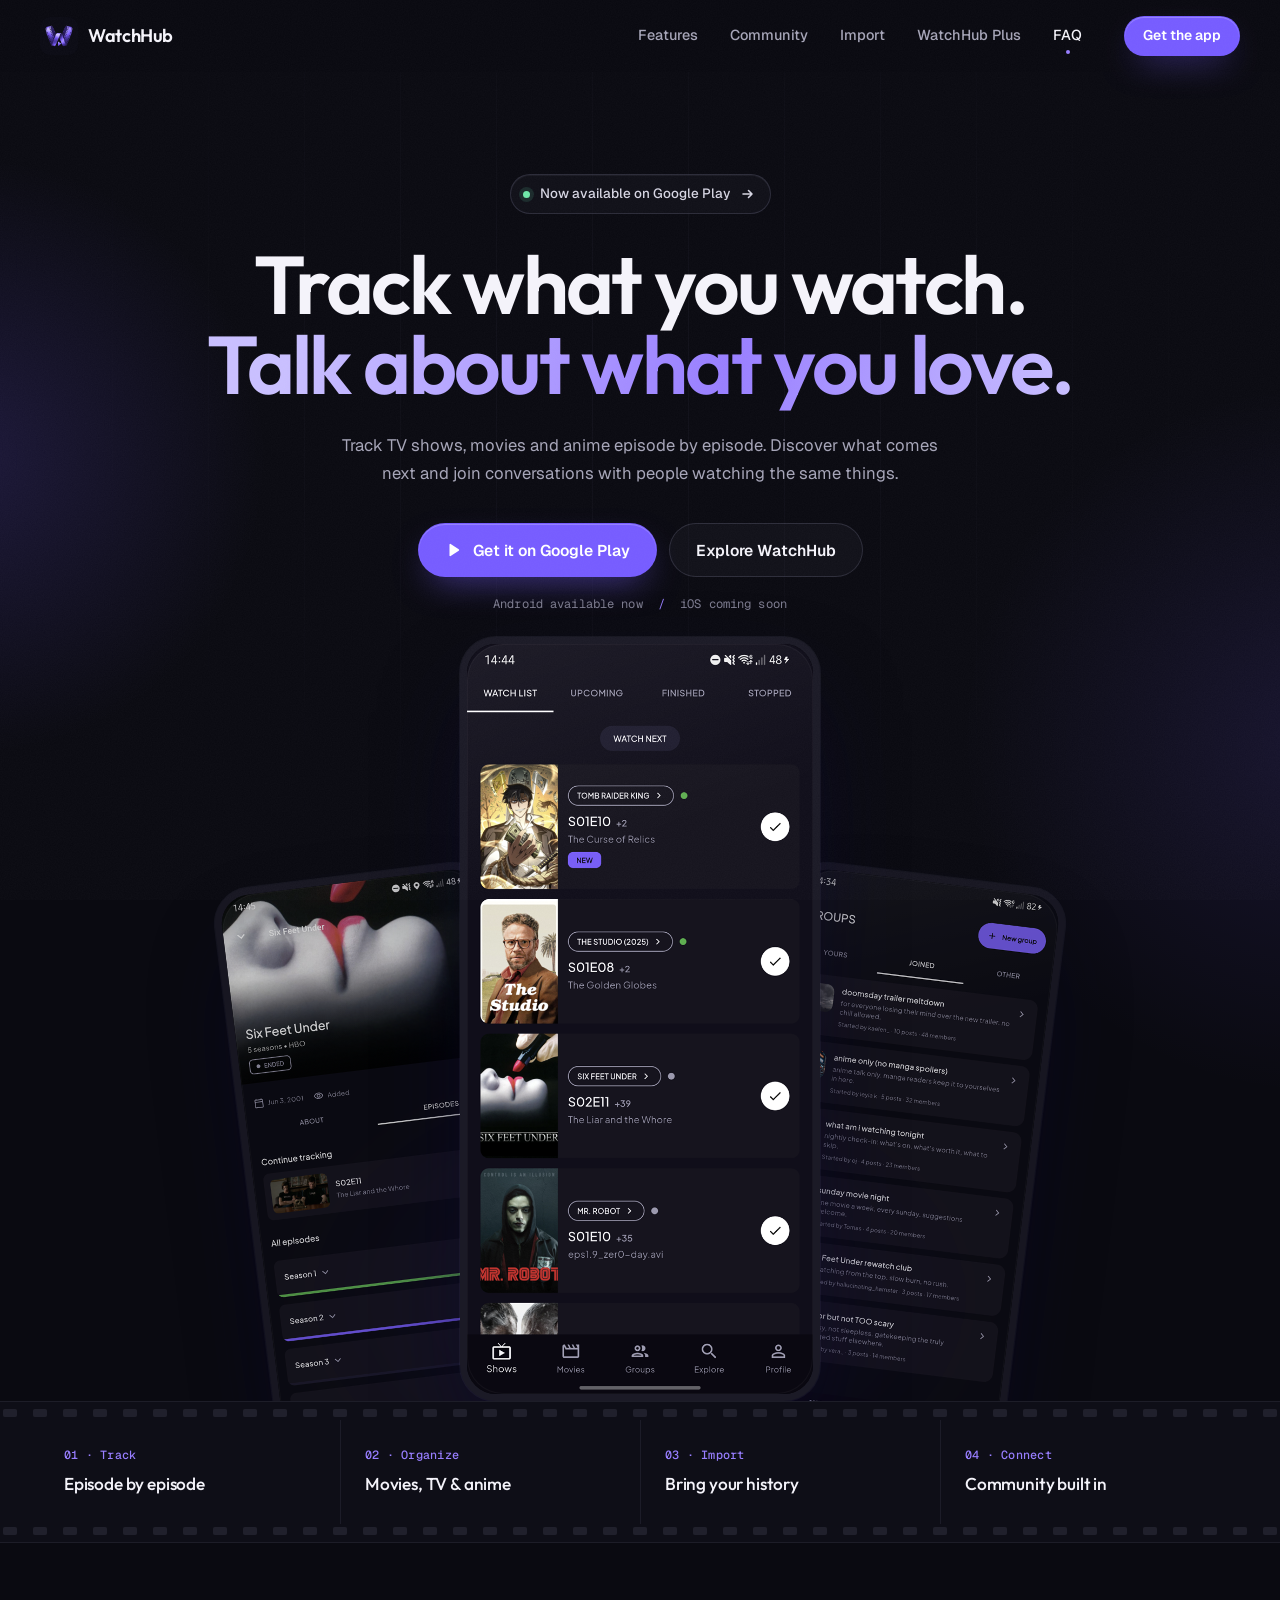
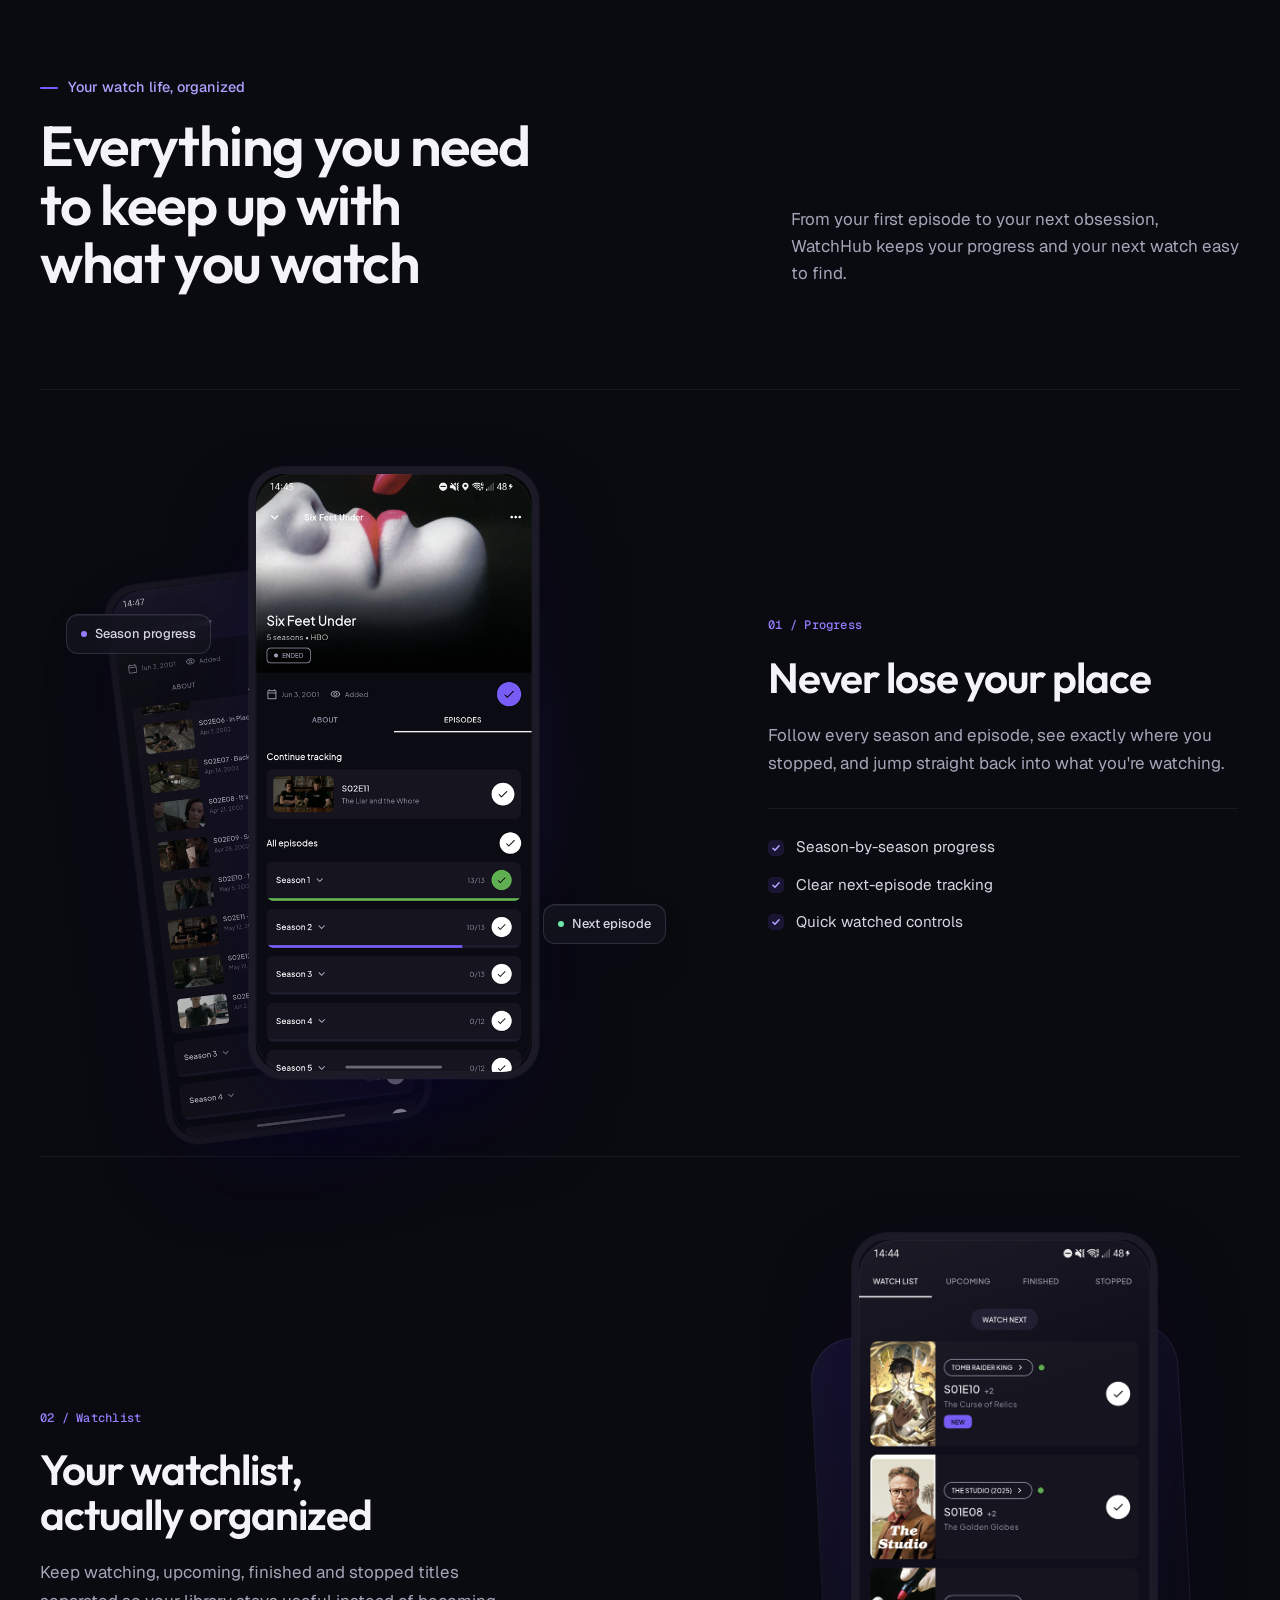
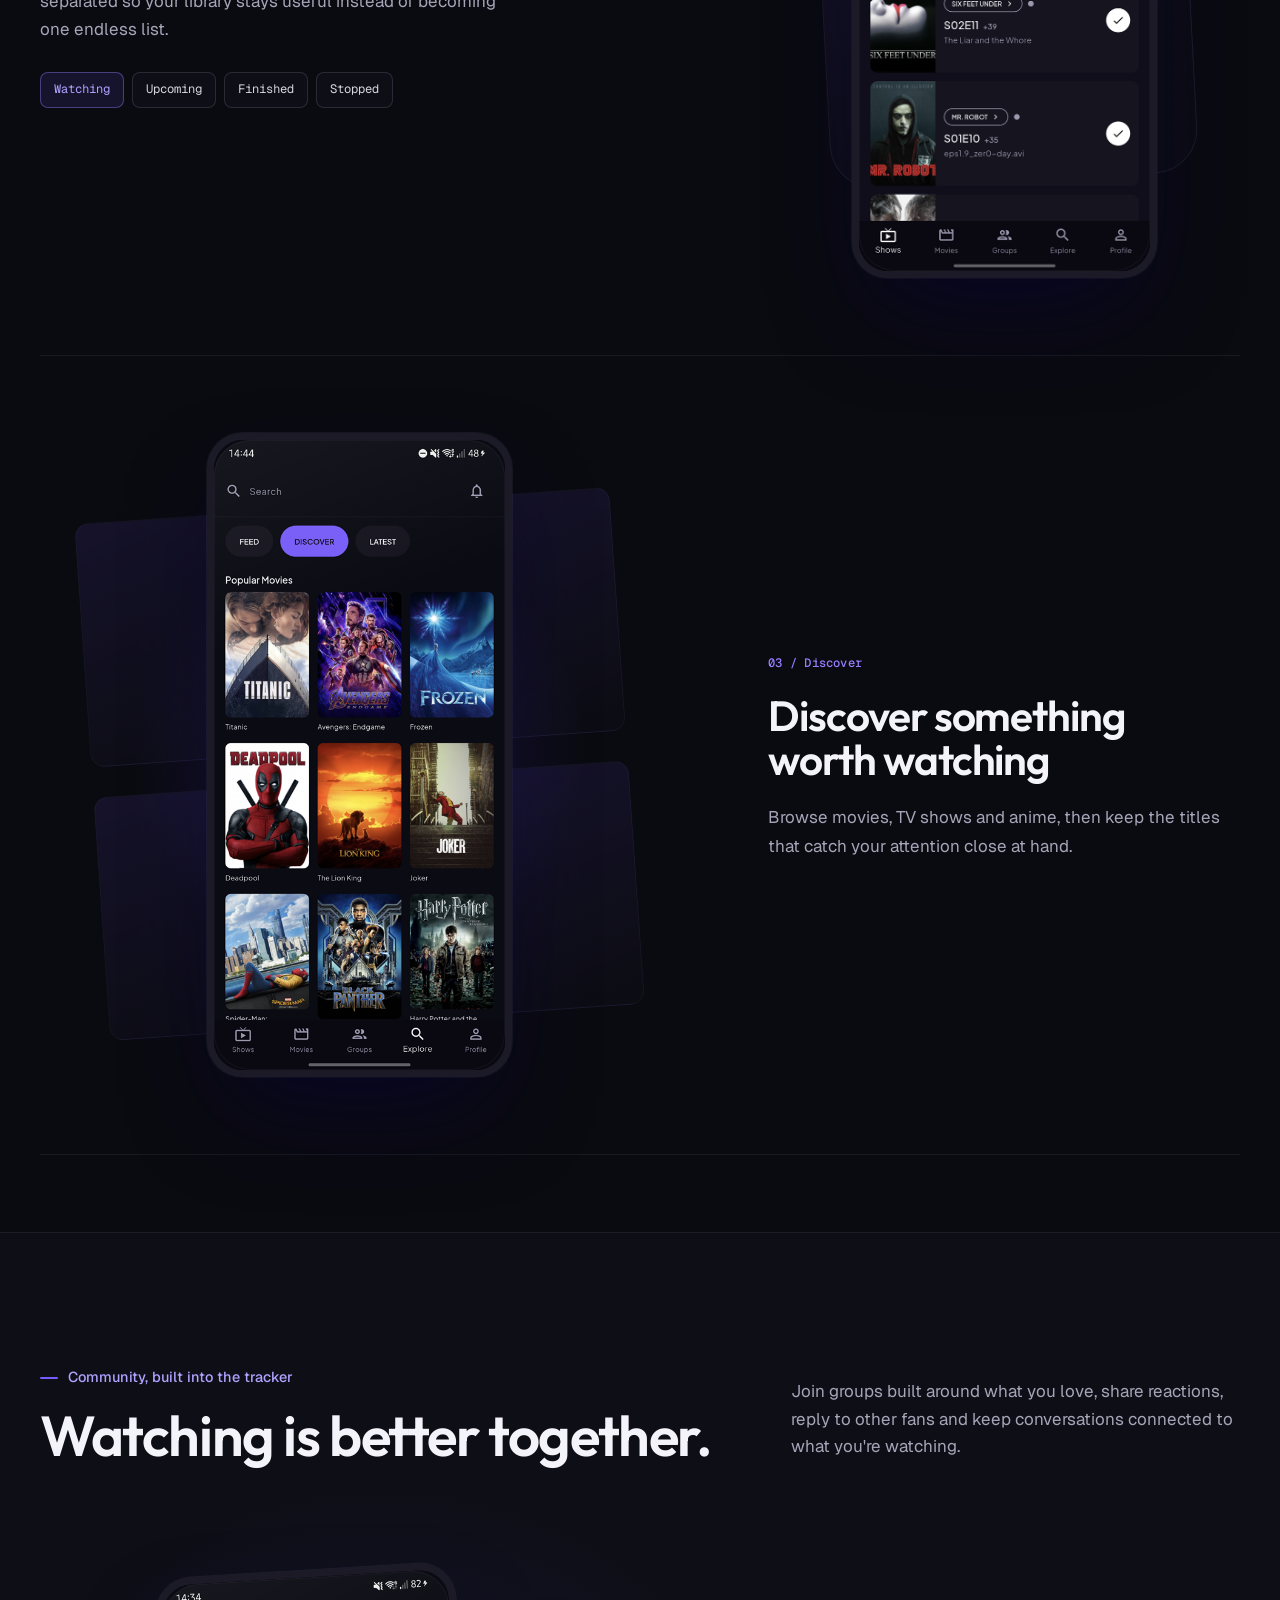
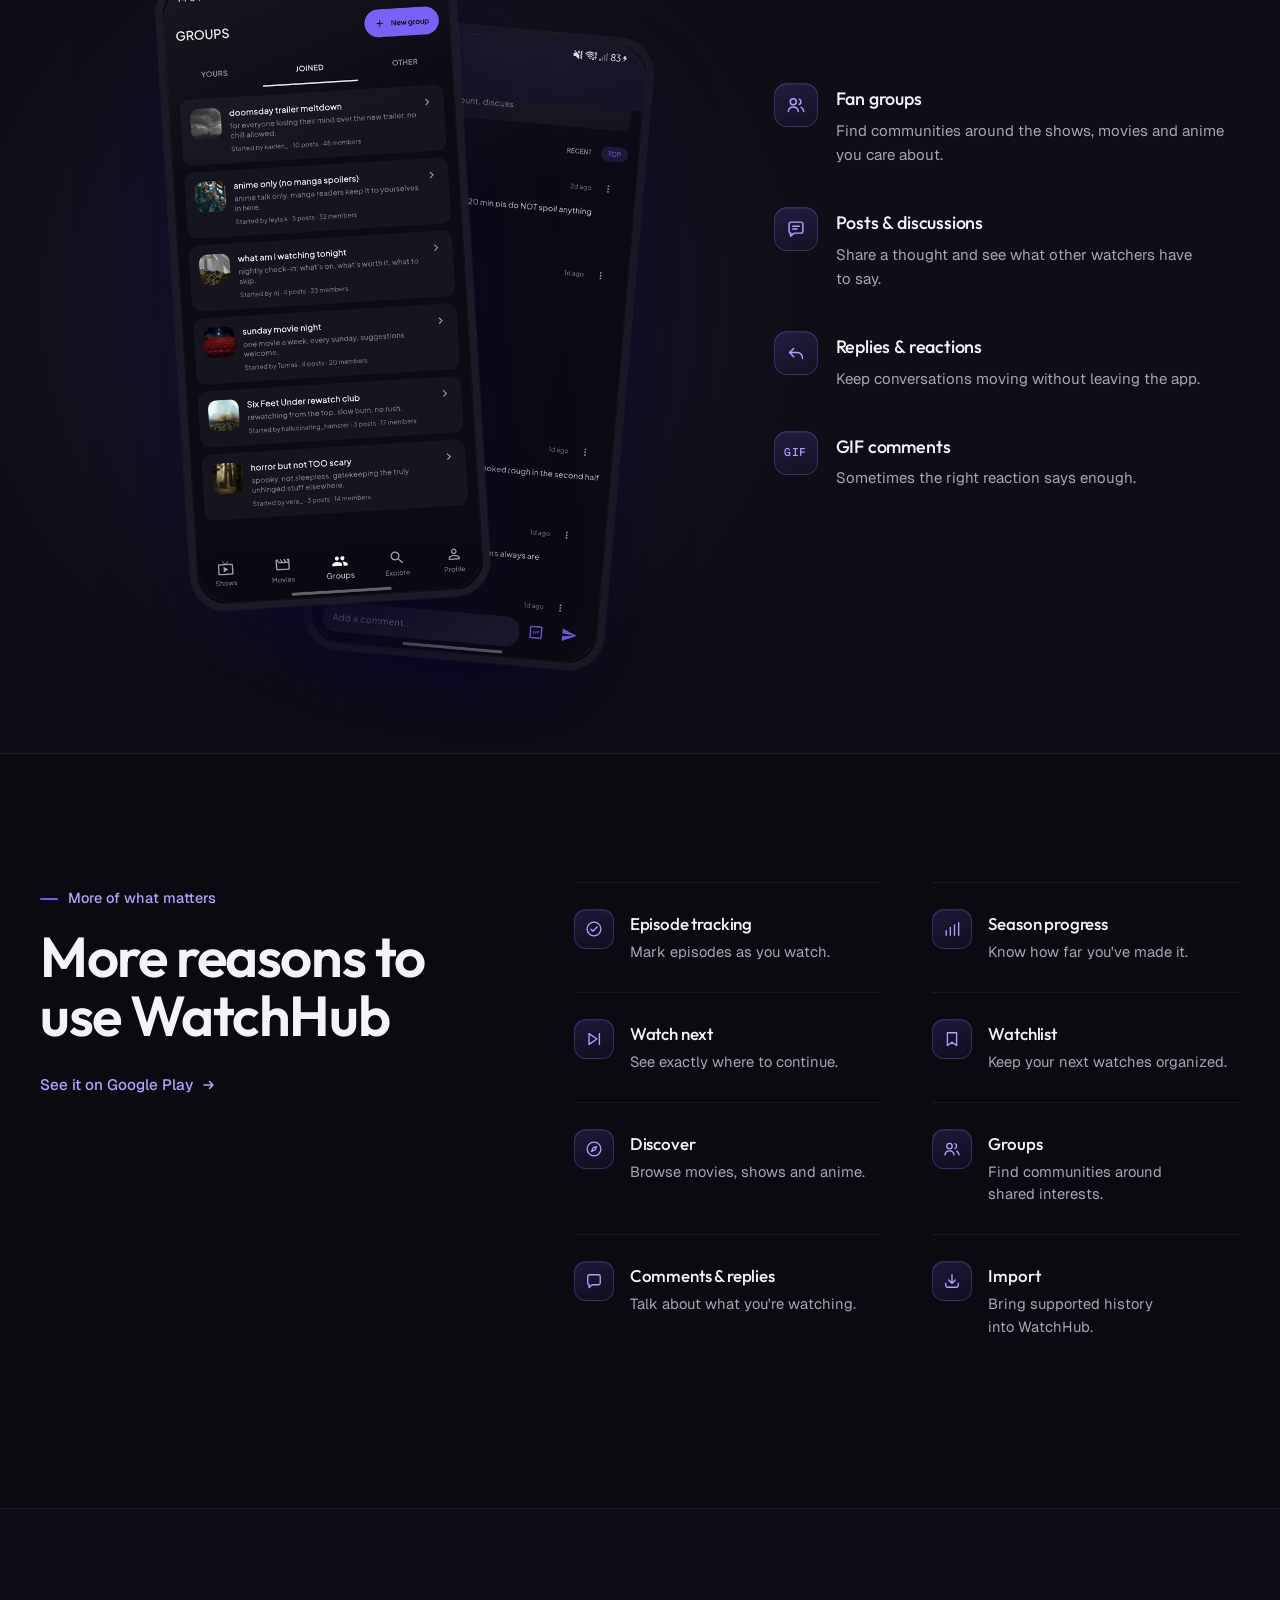
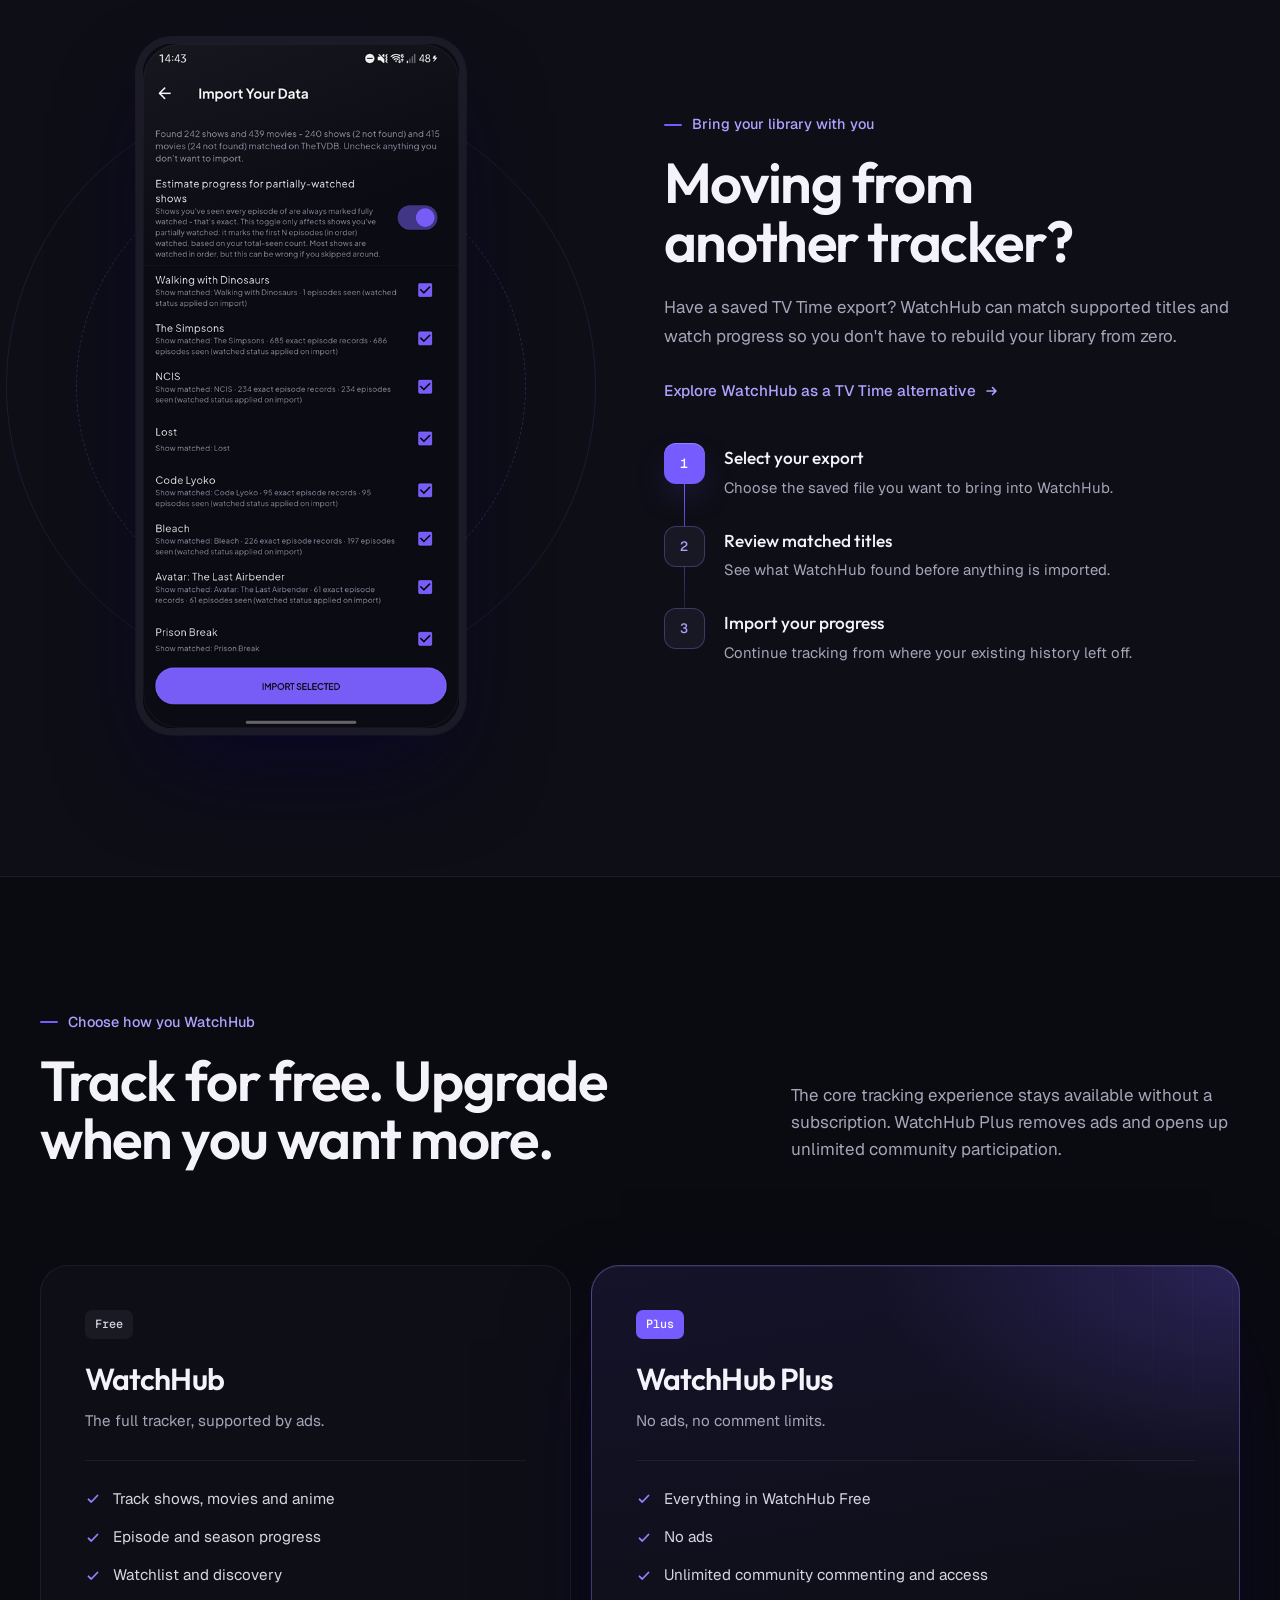
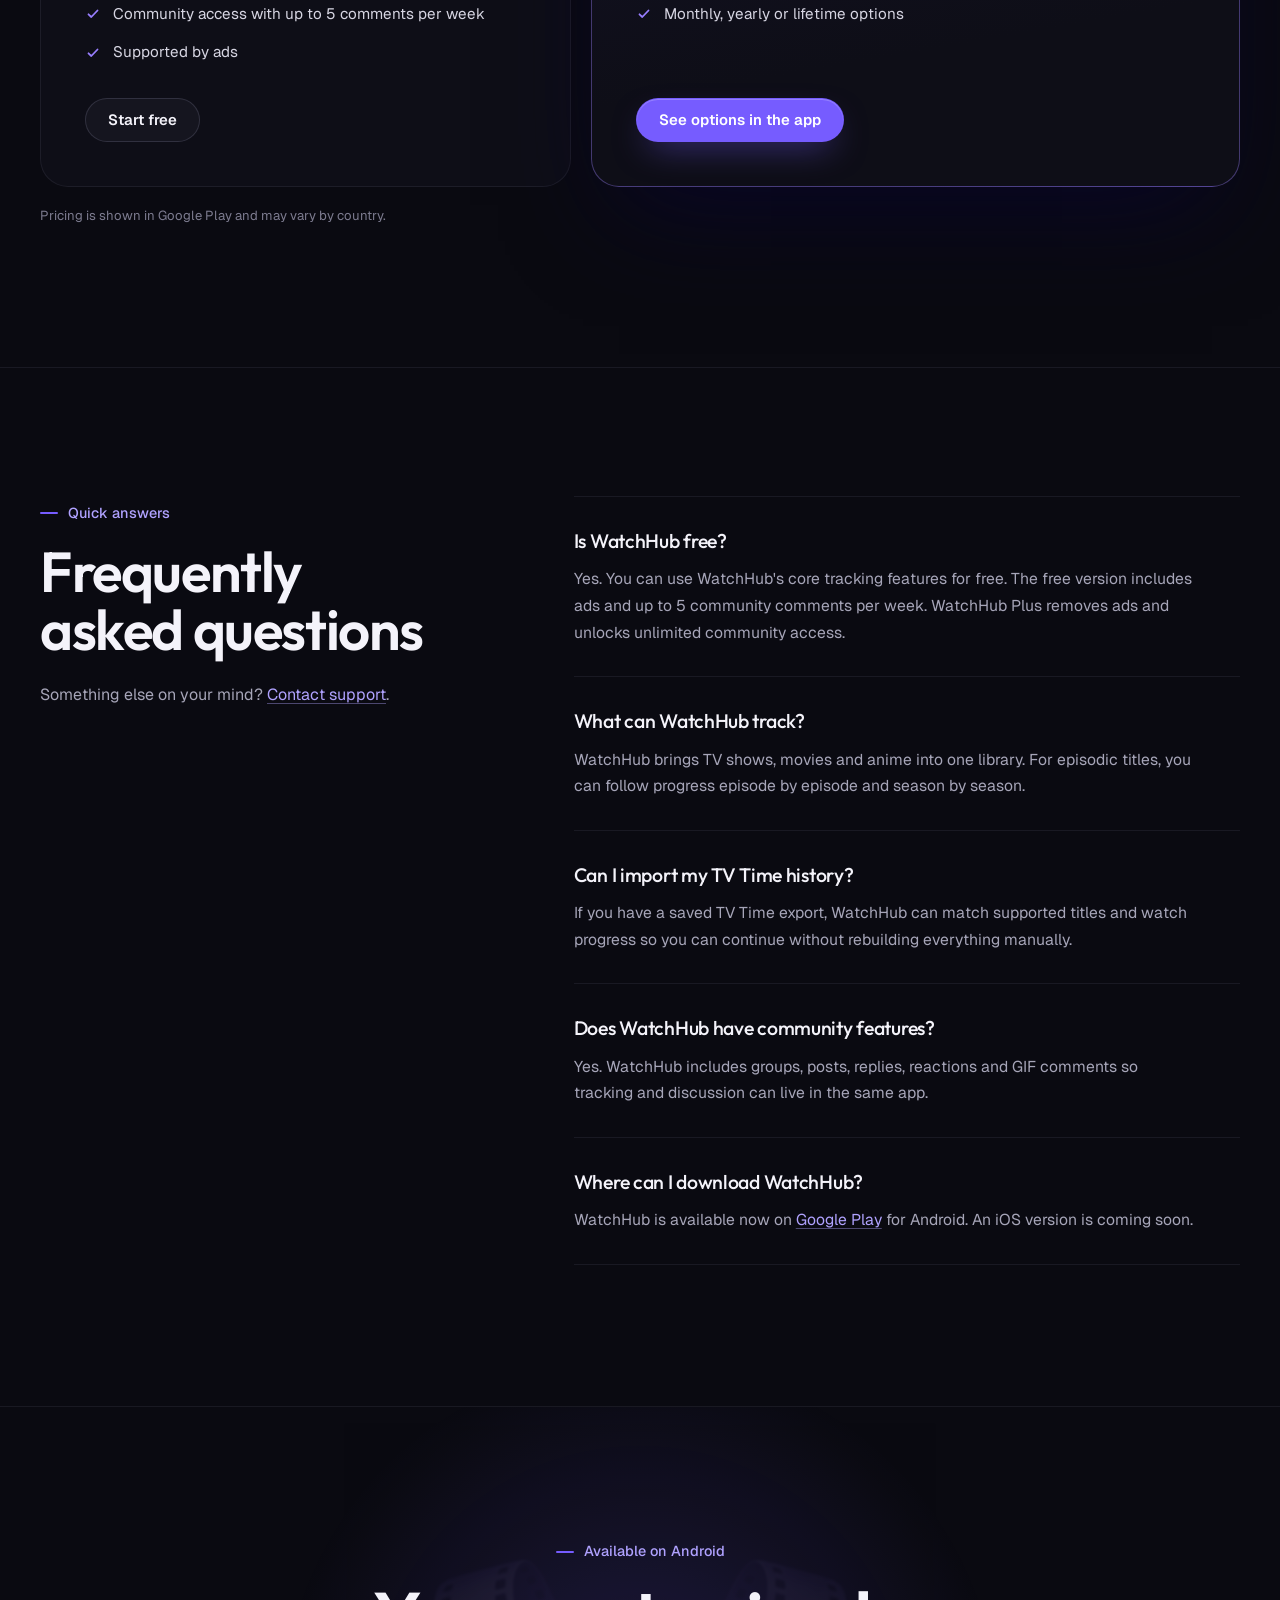
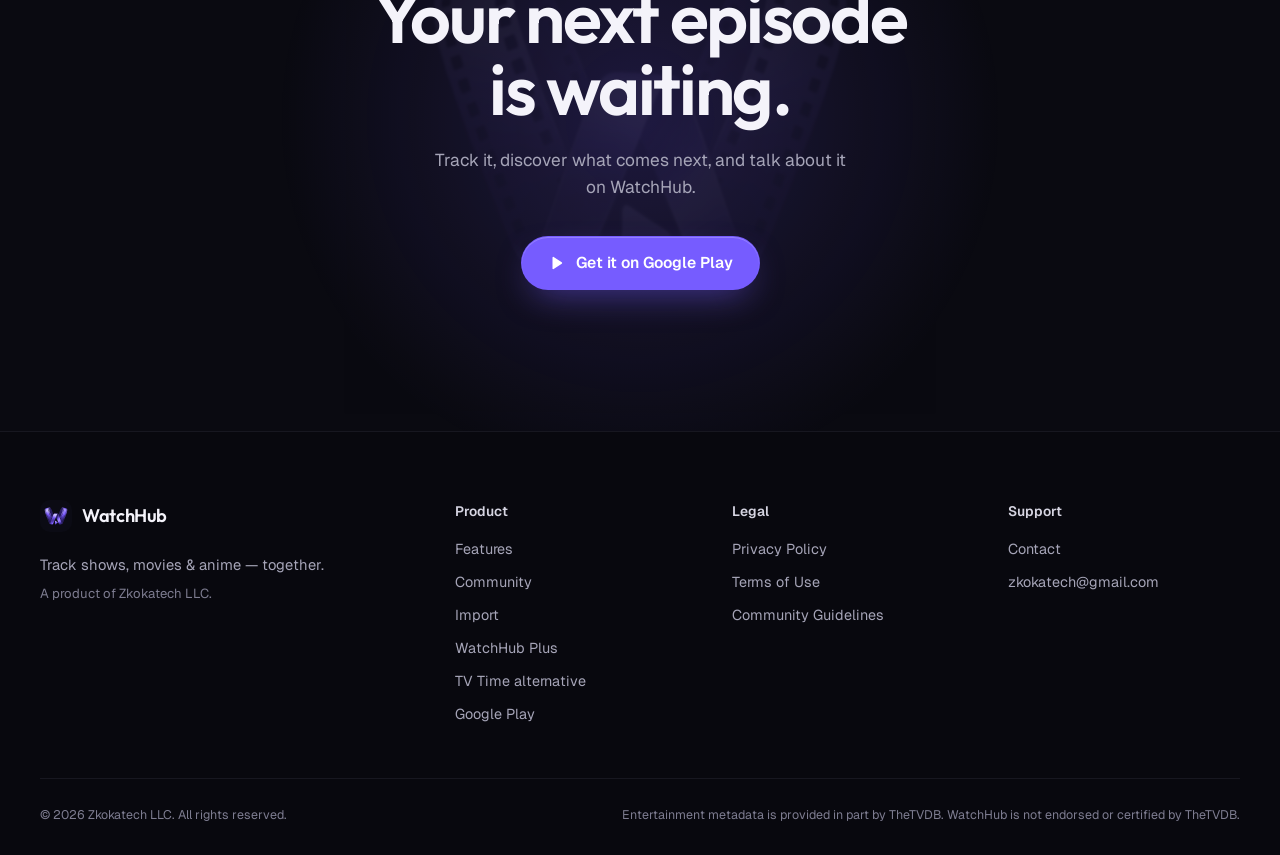
<file: index.html>
<!DOCTYPE html>
<html lang="en">
<head>
<!-- Google tag (gtag.js) -->
<script async src="https://www.googletagmanager.com/gtag/js?id=G-MFCE69HLG3"></script>
<script>
  window.dataLayer = window.dataLayer || [];
  function gtag(){dataLayer.push(arguments);}
  gtag('js', new Date());
  gtag('config', 'G-MFCE69HLG3');
</script>

<meta charset="UTF-8">
<meta name="viewport" content="width=device-width, initial-scale=1.0">
<meta name="theme-color" content="#0a0a11">
<meta name="color-scheme" content="dark">
<title>WatchHub – TV Show, Movie & Anime Tracker with Community</title>
<meta name="description" content="Track TV shows, movies and anime episode by episode, organize your watchlist, import your history and join fan communities with WatchHub.">
<link rel="canonical" href="https://watchhub.zkokatech.com/">

<meta property="og:type" content="website">
<meta property="og:url" content="https://watchhub.zkokatech.com/">
<meta property="og:title" content="WatchHub – TV Show, Movie & Anime Tracker with Community">
<meta property="og:description" content="Track what you watch, discover what comes next, and talk about it with other fans.">
<meta property="og:image" content="https://watchhub.zkokatech.com/assets/icon_512.png">
<meta property="og:site_name" content="WatchHub">
<meta name="twitter:card" content="summary_large_image">
<meta name="twitter:title" content="WatchHub – TV Show, Movie & Anime Tracker with Community">
<meta name="twitter:description" content="Track what you watch, discover what comes next, and talk about it with other fans.">
<meta name="twitter:image" content="https://watchhub.zkokatech.com/assets/icon_512.png">

<link rel="icon" type="image/png" href="assets/icon_512.png">
<link rel="apple-touch-icon" href="assets/icon_512.png">
<link rel="preconnect" href="https://fonts.googleapis.com">
<link rel="preconnect" href="https://fonts.gstatic.com" crossorigin>
<link rel="stylesheet" href="https://fonts.googleapis.com/css2?family=Outfit:wght@400;500;600;700&family=Geist:wght@400;500;600&family=Geist+Mono:wght@500&display=swap">
<link rel="stylesheet" href="style.css?v=2026100201">

<script type="application/ld+json">
{
  "@context": "https://schema.org",
  "@type": "SoftwareApplication",
  "name": "WatchHub",
  "applicationCategory": "EntertainmentApplication",
  "operatingSystem": "Android",
  "description": "Track TV shows, movies and anime episode by episode, organize your watchlist, import your history and join fan communities with WatchHub.",
  "url": "https://watchhub.zkokatech.com/",
  "downloadUrl": "https://play.google.com/store/apps/details?id=com.watchhub.zkokatech",
  "image": "https://watchhub.zkokatech.com/assets/icon_512.png",
  "publisher": {
    "@type": "Organization",
    "name": "Zkokatech LLC",
    "url": "https://zkokatech.com/",
    "logo": "https://watchhub.zkokatech.com/assets/icon_512.png"
  },
  "offers": {
    "@type": "Offer",
    "price": "0",
    "priceCurrency": "USD"
  }
}
</script>
</head>
<body>

<a href="#main" class="skip-link">Skip to content</a>

<header class="site-header">
  <div class="container header-inner">
    <a href="/" class="brand" aria-label="WatchHub home">
      <img src="assets/icon_512.png" alt="WatchHub" width="38" height="38" class="brand-mark">
      <span class="brand-word">WatchHub</span>
    </a>

    <nav id="site-nav" class="site-nav" aria-label="Primary navigation">
      <a href="#features">Features</a>
      <a href="#community">Community</a>
      <a href="#import">Import</a>
      <a href="#plus">WatchHub Plus</a>
      <a href="#faq">FAQ</a>
    </nav>

    <div class="header-actions">
      <a class="btn btn-primary btn-header store-link" href="https://play.google.com/store/apps/details?id=com.watchhub.zkokatech" target="_blank" rel="noopener noreferrer">
        <span>Get the app</span>
      </a>
      <button type="button" class="nav-toggle" aria-label="Toggle navigation" aria-expanded="false" aria-controls="site-nav">
        <span></span><span></span><span></span>
      </button>
    </div>
  </div>
</header>

<main id="main">
  <section class="hero" aria-labelledby="hero-title">
    <div class="hero-ambient ambient-a" aria-hidden="true"></div>
    <div class="hero-ambient ambient-b" aria-hidden="true"></div>
    <div class="hero-grid-lines" aria-hidden="true"></div>

    <div class="container hero-inner">
      <div class="hero-copy">
        <a class="availability-pill" href="https://play.google.com/store/apps/details?id=com.watchhub.zkokatech" target="_blank" rel="noopener noreferrer" data-intro>
          <span class="availability-dot" aria-hidden="true"></span>
          Now available on Google Play
          <svg class="pill-arrow" viewBox="0 0 16 16" aria-hidden="true"><path d="M3 8h9M8.5 4.5 12 8l-3.5 3.5"/></svg>
        </a>

        <h1 id="hero-title" data-intro>Track what you watch.<br><span>Talk about what you love.</span></h1>
        <p class="hero-sub" data-intro>Track TV shows, movies and anime episode by episode. Discover what comes next and join conversations with people watching the same things.</p>

        <div class="hero-actions" data-intro>
          <a class="btn btn-primary btn-lg play-cta" href="https://play.google.com/store/apps/details?id=com.watchhub.zkokatech" target="_blank" rel="noopener noreferrer">
            <svg viewBox="0 0 24 24" aria-hidden="true"><path d="M6 4.8v14.4a1 1 0 0 0 1.55.84l10.8-7.2a1 1 0 0 0 0-1.68L7.55 3.96A1 1 0 0 0 6 4.8Z"/></svg>
            <span>Get it on Google Play</span>
          </a>
          <a href="#features" class="btn btn-secondary btn-lg">Explore WatchHub</a>
        </div>

        <p class="platform-note" data-intro>Android available now <span aria-hidden="true">/</span> iOS coming soon</p>
      </div>

      <div class="hero-showcase" aria-label="WatchHub app preview">
        <div class="showcase-glow" aria-hidden="true"></div>

        <div class="showcase-phone showcase-left" aria-hidden="true">
          <div class="device-frame device-frame-side">
            <img src="assets/04_show_details_season_progress_playstore.png" alt="" width="480" height="1040" decoding="async">
          </div>
        </div>

        <div class="showcase-phone showcase-main">
          <div class="device-frame device-frame-main">
            <img src="assets/01_watchlist_playstore.png" alt="WatchHub watchlist showing tracked titles, episode progress and what to watch next" width="640" height="1387" fetchpriority="high" decoding="async">
          </div>
        </div>

        <div class="showcase-phone showcase-right" aria-hidden="true">
          <div class="device-frame device-frame-side">
            <img src="assets/06_groups_list_joined_playstore.png" alt="" width="480" height="1040" decoding="async">
          </div>
        </div>
      </div>
    </div>
  </section>

  <section class="proof-strip" aria-label="WatchHub highlights">
    <div class="container proof-grid">
      <div class="proof-item">
        <span class="proof-kicker">01 · Track</span>
        <strong>Episode by episode</strong>
      </div>
      <div class="proof-item">
        <span class="proof-kicker">02 · Organize</span>
        <strong>Movies, TV &amp; anime</strong>
      </div>
      <div class="proof-item">
        <span class="proof-kicker">03 · Import</span>
        <strong>Bring your history</strong>
      </div>
      <div class="proof-item">
        <span class="proof-kicker">04 · Connect</span>
        <strong>Community built in</strong>
      </div>
    </div>
  </section>

  <section id="features" class="features section-shell">
    <div class="container">
      <div class="section-intro split-intro" data-reveal>
        <div>
          <p class="eyebrow">Your watch life, organized</p>
          <h2>Everything you need to keep up with what you watch</h2>
        </div>
        <p>From your first episode to your next obsession, WatchHub keeps your progress and your next watch easy to find.</p>
      </div>

      <article class="feature-row feature-progress">
        <div class="feature-visual visual-progress" data-reveal>
          <div class="mini-label label-a" aria-hidden="true"><span class="mini-dot"></span>Season progress</div>
          <div class="mini-label label-b" aria-hidden="true"><span class="mini-dot"></span>Next episode</div>
          <div class="device-frame feature-phone feature-phone-back">
            <img src="assets/05_episode_watched_marking_playstore.png" alt="WatchHub episode list with watched episodes marked" width="480" height="1040" loading="lazy" decoding="async">
          </div>
          <div class="device-frame feature-phone feature-phone-front">
            <img src="assets/04_show_details_season_progress_playstore.png" alt="WatchHub show details showing continue tracking and season progress" width="480" height="1040" loading="lazy" decoding="async">
          </div>
        </div>
        <div class="feature-copy" data-reveal>
          <span class="feature-number">01 / Progress</span>
          <h3>Never lose your place</h3>
          <p>Follow every season and episode, see exactly where you stopped, and jump straight back into what you're watching.</p>
          <ul class="feature-bullets">
            <li>Season-by-season progress</li>
            <li>Clear next-episode tracking</li>
            <li>Quick watched controls</li>
          </ul>
        </div>
      </article>

      <article class="feature-row feature-reverse">
        <div class="feature-visual visual-single" data-reveal>
          <div class="visual-surface" aria-hidden="true"></div>
          <div class="device-frame feature-phone-single">
            <img src="assets/01_watchlist_playstore.png" alt="WatchHub watchlist separated into watching, upcoming, finished and stopped titles" width="640" height="1387" loading="lazy" decoding="async">
          </div>
        </div>
        <div class="feature-copy" data-reveal>
          <span class="feature-number">02 / Watchlist</span>
          <h3>Your watchlist, actually organized</h3>
          <p>Keep watching, upcoming, finished and stopped titles separated so your library stays useful instead of becoming one endless list.</p>
          <ul class="feature-tags" aria-label="Watchlist sections">
            <li>Watching</li>
            <li>Upcoming</li>
            <li>Finished</li>
            <li>Stopped</li>
          </ul>
        </div>
      </article>

      <article class="feature-row">
        <div class="feature-visual visual-discover" data-reveal>
          <div class="discover-grid" aria-hidden="true">
            <span></span><span></span><span></span><span></span><span></span><span></span>
          </div>
          <div class="device-frame feature-phone-single">
            <img src="assets/02_explore_discover_playstore.png" alt="WatchHub discover screen for browsing movies, TV shows and anime" width="480" height="1040" loading="lazy" decoding="async">
          </div>
        </div>
        <div class="feature-copy" data-reveal>
          <span class="feature-number">03 / Discover</span>
          <h3>Discover something worth watching</h3>
          <p>Browse movies, TV shows and anime, then keep the titles that catch your attention close at hand.</p>
        </div>
      </article>
    </div>
  </section>

  <section id="community" class="community section-shell">
    <div class="community-glow" aria-hidden="true"></div>
    <div class="container">
      <div class="section-intro split-intro" data-reveal>
        <div>
          <p class="eyebrow">Community, built into the tracker</p>
          <h2>Watching is better together.</h2>
        </div>
        <p>Join groups built around what you love, share reactions, reply to other fans and keep conversations connected to what you're watching.</p>
      </div>

      <div class="community-stage">
        <div class="community-phones" data-reveal>
          <div class="device-frame community-phone community-phone-a">
            <img src="assets/06_groups_list_joined_playstore.png" alt="WatchHub groups screen showing joined fan communities" width="480" height="1040" loading="lazy" decoding="async">
          </div>
          <div class="device-frame community-phone community-phone-b">
            <img src="assets/07_post_comments_gif_playstore.png" alt="WatchHub discussion with comments, replies and a GIF reaction" width="480" height="1040" loading="lazy" decoding="async">
          </div>
        </div>

        <div class="community-points">
          <div class="community-point" data-reveal>
            <span class="point-icon" aria-hidden="true"><svg viewBox="0 0 24 24"><circle cx="9" cy="8.5" r="3.25"/><path d="M3.5 19c.6-3 2.8-4.75 5.5-4.75S13.9 16 14.5 19"/><path d="M15.5 5.6a3.1 3.1 0 0 1 0 5.8M17.6 14.6c1.5.7 2.5 2.2 2.9 4.4"/></svg></span>
            <div><h3>Fan groups</h3><p>Find communities around the shows, movies and anime you care about.</p></div>
          </div>
          <div class="community-point" data-reveal>
            <span class="point-icon" aria-hidden="true"><svg viewBox="0 0 24 24"><path d="M4.5 6.5a2 2 0 0 1 2-2h11a2 2 0 0 1 2 2v8a2 2 0 0 1-2 2H10l-4 3.25V16.5H6.5a2 2 0 0 1-2-2Z"/><path d="M8.5 9h7M8.5 12h4.5"/></svg></span>
            <div><h3>Posts &amp; discussions</h3><p>Share a thought and see what other watchers have to say.</p></div>
          </div>
          <div class="community-point" data-reveal>
            <span class="point-icon" aria-hidden="true"><svg viewBox="0 0 24 24"><path d="M9.5 7 5 11.5 9.5 16"/><path d="M5 11.5h8.5a5.5 5.5 0 0 1 5.5 5.5v1"/></svg></span>
            <div><h3>Replies &amp; reactions</h3><p>Keep conversations moving without leaving the app.</p></div>
          </div>
          <div class="community-point" data-reveal>
            <span class="point-icon point-icon-text" aria-hidden="true">GIF</span>
            <div><h3>GIF comments</h3><p>Sometimes the right reaction says enough.</p></div>
          </div>
        </div>
      </div>
    </div>
  </section>

  <section class="reasons section-shell" aria-labelledby="reasons-title">
    <div class="container reasons-layout">
      <div class="reasons-intro" data-reveal>
        <p class="eyebrow">More of what matters</p>
        <h2 id="reasons-title">More reasons to use WatchHub</h2>
        <a class="text-link" href="https://play.google.com/store/apps/details?id=com.watchhub.zkokatech" target="_blank" rel="noopener noreferrer">See it on Google Play <svg viewBox="0 0 16 16" aria-hidden="true"><path d="M3 8h9M8.5 4.5 12 8l-3.5 3.5"/></svg></a>
      </div>

      <ul class="reasons-list">
        <li data-reveal><span class="reason-icon" aria-hidden="true"><svg viewBox="0 0 24 24"><circle cx="12" cy="12" r="8.25"/><path d="m8.4 12.2 2.4 2.4 4.8-5"/></svg></span><div><h3>Episode tracking</h3><p>Mark episodes as you watch.</p></div></li>
        <li data-reveal><span class="reason-icon" aria-hidden="true"><svg viewBox="0 0 24 24"><path d="M5 19.5V14M10 19.5V10M15 19.5V7M20 19.5V4.5"/></svg></span><div><h3>Season progress</h3><p>Know how far you've made it.</p></div></li>
        <li data-reveal><span class="reason-icon" aria-hidden="true"><svg viewBox="0 0 24 24"><path d="M6 5.5v13l9.5-6.5Z"/><path d="M18.5 5.5v13"/></svg></span><div><h3>Watch next</h3><p>See exactly where to continue.</p></div></li>
        <li data-reveal><span class="reason-icon" aria-hidden="true"><svg viewBox="0 0 24 24"><path d="M6.5 4.5h11v15.25L12 15.9l-5.5 3.85Z"/></svg></span><div><h3>Watchlist</h3><p>Keep your next watches organized.</p></div></li>
        <li data-reveal><span class="reason-icon" aria-hidden="true"><svg viewBox="0 0 24 24"><circle cx="12" cy="12" r="8.25"/><path d="m14.9 9.1-1.7 4.1-4.1 1.7 1.7-4.1Z"/></svg></span><div><h3>Discover</h3><p>Browse movies, shows and anime.</p></div></li>
        <li data-reveal><span class="reason-icon" aria-hidden="true"><svg viewBox="0 0 24 24"><circle cx="9" cy="8.5" r="3.25"/><path d="M3.5 19c.6-3 2.8-4.75 5.5-4.75S13.9 16 14.5 19"/><path d="M15.5 5.6a3.1 3.1 0 0 1 0 5.8M17.6 14.6c1.5.7 2.5 2.2 2.9 4.4"/></svg></span><div><h3>Groups</h3><p>Find communities around shared interests.</p></div></li>
        <li data-reveal><span class="reason-icon" aria-hidden="true"><svg viewBox="0 0 24 24"><path d="M4.5 6.5a2 2 0 0 1 2-2h11a2 2 0 0 1 2 2v8a2 2 0 0 1-2 2H10l-4 3.25V16.5H6.5a2 2 0 0 1-2-2Z"/></svg></span><div><h3>Comments &amp; replies</h3><p>Talk about what you're watching.</p></div></li>
        <li data-reveal><span class="reason-icon" aria-hidden="true"><svg viewBox="0 0 24 24"><path d="M12 4.5v10M8 10.75l4 4 4-4"/><path d="M4.5 14.5v3a2 2 0 0 0 2 2h11a2 2 0 0 0 2-2v-3"/></svg></span><div><h3>Import</h3><p>Bring supported history into WatchHub.</p></div></li>
      </ul>
    </div>
  </section>

  <section id="import" class="import-section section-shell">
    <div class="container import-grid">
      <div class="import-visual" data-reveal>
        <div class="import-orbit orbit-a" aria-hidden="true"></div>
        <div class="import-orbit orbit-b" aria-hidden="true"></div>
        <div class="device-frame import-phone">
          <img src="assets/03_tvtime_import_playstore.png" alt="WatchHub import screen matching shows and watch progress from a saved export" width="480" height="1040" loading="lazy" decoding="async">
        </div>
      </div>

      <div class="import-copy" data-reveal>
        <p class="eyebrow">Bring your library with you</p>
        <h2>Moving from another tracker?</h2>
        <p class="import-lead">Have a saved TV Time export? WatchHub can match supported titles and watch progress so you don't have to rebuild your library from zero.</p>
        <p><a class="text-link" href="tv-time-alternative.html">Explore WatchHub as a TV Time alternative <svg viewBox="0 0 16 16" aria-hidden="true"><path d="M3 8h9M8.5 4.5 12 8l-3.5 3.5"/></svg></a></p>

        <ol class="import-steps">
          <li><span>1</span><div><strong>Select your export</strong><p>Choose the saved file you want to bring into WatchHub.</p></div></li>
          <li><span>2</span><div><strong>Review matched titles</strong><p>See what WatchHub found before anything is imported.</p></div></li>
          <li><span>3</span><div><strong>Import your progress</strong><p>Continue tracking from where your existing history left off.</p></div></li>
        </ol>
      </div>
    </div>
  </section>

  <section id="plus" class="plus-section section-shell">
    <div class="container">
      <div class="section-intro split-intro" data-reveal>
        <div>
          <p class="eyebrow">Choose how you WatchHub</p>
          <h2>Track for free. Upgrade when you want more.</h2>
        </div>
        <p>The core tracking experience stays available without a subscription. WatchHub Plus removes ads and opens up unlimited community participation.</p>
      </div>

      <div class="plan-grid">
        <article class="plan-card" data-reveal>
          <div class="plan-heading">
            <span class="plan-label">Free</span>
            <h3>WatchHub</h3>
            <p class="plan-summary">The full tracker, supported by ads.</p>
          </div>
          <ul>
            <li>Track shows, movies and anime</li>
            <li>Episode and season progress</li>
            <li>Watchlist and discovery</li>
            <li>Community access with up to 5 comments per week</li>
            <li>Supported by ads</li>
          </ul>
          <a class="btn btn-secondary plan-cta" href="https://play.google.com/store/apps/details?id=com.watchhub.zkokatech" target="_blank" rel="noopener noreferrer">Start free</a>
        </article>

        <article class="plan-card plan-card-plus" data-reveal>
          <div class="plan-accent" aria-hidden="true"></div>
          <div class="plan-heading">
            <span class="plan-label">Plus</span>
            <h3>WatchHub Plus</h3>
            <p class="plan-summary">No ads, no comment limits.</p>
          </div>
          <ul>
            <li>Everything in WatchHub Free</li>
            <li>No ads</li>
            <li>Unlimited community commenting and access</li>
            <li>Monthly, yearly or lifetime options</li>
          </ul>
          <a class="btn btn-primary plan-cta" href="https://play.google.com/store/apps/details?id=com.watchhub.zkokatech" target="_blank" rel="noopener noreferrer">See options in the app</a>
        </article>
      </div>
      <p class="pricing-note">Pricing is shown in Google Play and may vary by country.</p>
    </div>
  </section>

  <section id="faq" class="faq section-shell" aria-labelledby="faq-title">
    <div class="container faq-layout">
      <div class="faq-intro" data-reveal>
        <p class="eyebrow">Quick answers</p>
        <h2 id="faq-title">Frequently asked questions</h2>
        <p>Something else on your mind? <a class="inline-link" href="contact.html">Contact support</a>.</p>
      </div>

      <dl class="faq-list">
        <div class="faq-item" data-reveal>
          <dt>Is WatchHub free?</dt>
          <dd>Yes. You can use WatchHub's core tracking features for free. The free version includes ads and up to 5 community comments per week. WatchHub Plus removes ads and unlocks unlimited community access.</dd>
        </div>
        <div class="faq-item" data-reveal>
          <dt>What can WatchHub track?</dt>
          <dd>WatchHub brings TV shows, movies and anime into one library. For episodic titles, you can follow progress episode by episode and season by season.</dd>
        </div>
        <div class="faq-item" data-reveal>
          <dt>Can I import my TV Time history?</dt>
          <dd>If you have a saved TV Time export, WatchHub can match supported titles and watch progress so you can continue without rebuilding everything manually.</dd>
        </div>
        <div class="faq-item" data-reveal>
          <dt>Does WatchHub have community features?</dt>
          <dd>Yes. WatchHub includes groups, posts, replies, reactions and GIF comments so tracking and discussion can live in the same app.</dd>
        </div>
        <div class="faq-item" data-reveal>
          <dt>Where can I download WatchHub?</dt>
          <dd>WatchHub is available now on <a class="inline-link" href="https://play.google.com/store/apps/details?id=com.watchhub.zkokatech" target="_blank" rel="noopener noreferrer">Google Play</a> for Android. An iOS version is coming soon.</dd>
        </div>
      </dl>
    </div>
  </section>

  <section class="final-cta section-shell">
    <div class="final-cta-glow" aria-hidden="true"></div>
    <img src="assets/icon_512.png" alt="" class="final-cta-mark" loading="lazy" decoding="async" aria-hidden="true">
    <div class="container final-cta-inner" data-reveal>
      <p class="eyebrow">Available on Android</p>
      <h2>Your next episode is waiting.</h2>
      <p>Track it, discover what comes next, and talk about it on WatchHub.</p>
      <a class="btn btn-primary btn-lg play-cta" href="https://play.google.com/store/apps/details?id=com.watchhub.zkokatech" target="_blank" rel="noopener noreferrer">
        <svg viewBox="0 0 24 24" aria-hidden="true"><path d="M6 4.8v14.4a1 1 0 0 0 1.55.84l10.8-7.2a1 1 0 0 0 0-1.68L7.55 3.96A1 1 0 0 0 6 4.8Z"/></svg>
        <span>Get it on Google Play</span>
      </a>
    </div>
  </section>
</main>

<footer class="site-footer">
  <div class="container footer-grid">
    <div class="footer-brand">
      <a href="/" class="brand" aria-label="WatchHub home">
        <img src="assets/icon_512.png" alt="WatchHub" width="32" height="32">
        <span class="brand-word">WatchHub</span>
      </a>
      <p>Track shows, movies &amp; anime — together.</p>
      <p class="footer-company">A product of Zkokatech LLC.</p>
    </div>

    <div class="footer-column">
      <h2>Product</h2>
      <a href="#features">Features</a>
      <a href="#community">Community</a>
      <a href="#import">Import</a>
      <a href="#plus">WatchHub Plus</a>
      <a href="tv-time-alternative.html">TV Time alternative</a>
      <a href="https://play.google.com/store/apps/details?id=com.watchhub.zkokatech" target="_blank" rel="noopener noreferrer">Google Play</a>
    </div>

    <div class="footer-column">
      <h2>Legal</h2>
      <a href="https://zkokatech.com/watchhub/privacy-policy.html" target="_blank" rel="noopener noreferrer">Privacy Policy</a>
      <a href="terms.html">Terms of Use</a>
      <a href="community-guidelines.html">Community Guidelines</a>
    </div>

    <div class="footer-column">
      <h2>Support</h2>
      <a href="contact.html">Contact</a>
      <a href="mailto:zkokatech@gmail.com">zkokatech@gmail.com</a>
    </div>
  </div>

  <div class="container footer-bottom">
    <p>&copy; 2026 Zkokatech LLC. All rights reserved.</p>
    <p>Entertainment metadata is provided in part by TheTVDB. WatchHub is not endorsed or certified by TheTVDB.</p>
  </div>
</footer>

<script src="script.js?v=2026100201"></script>
</body>
</html>
</file>
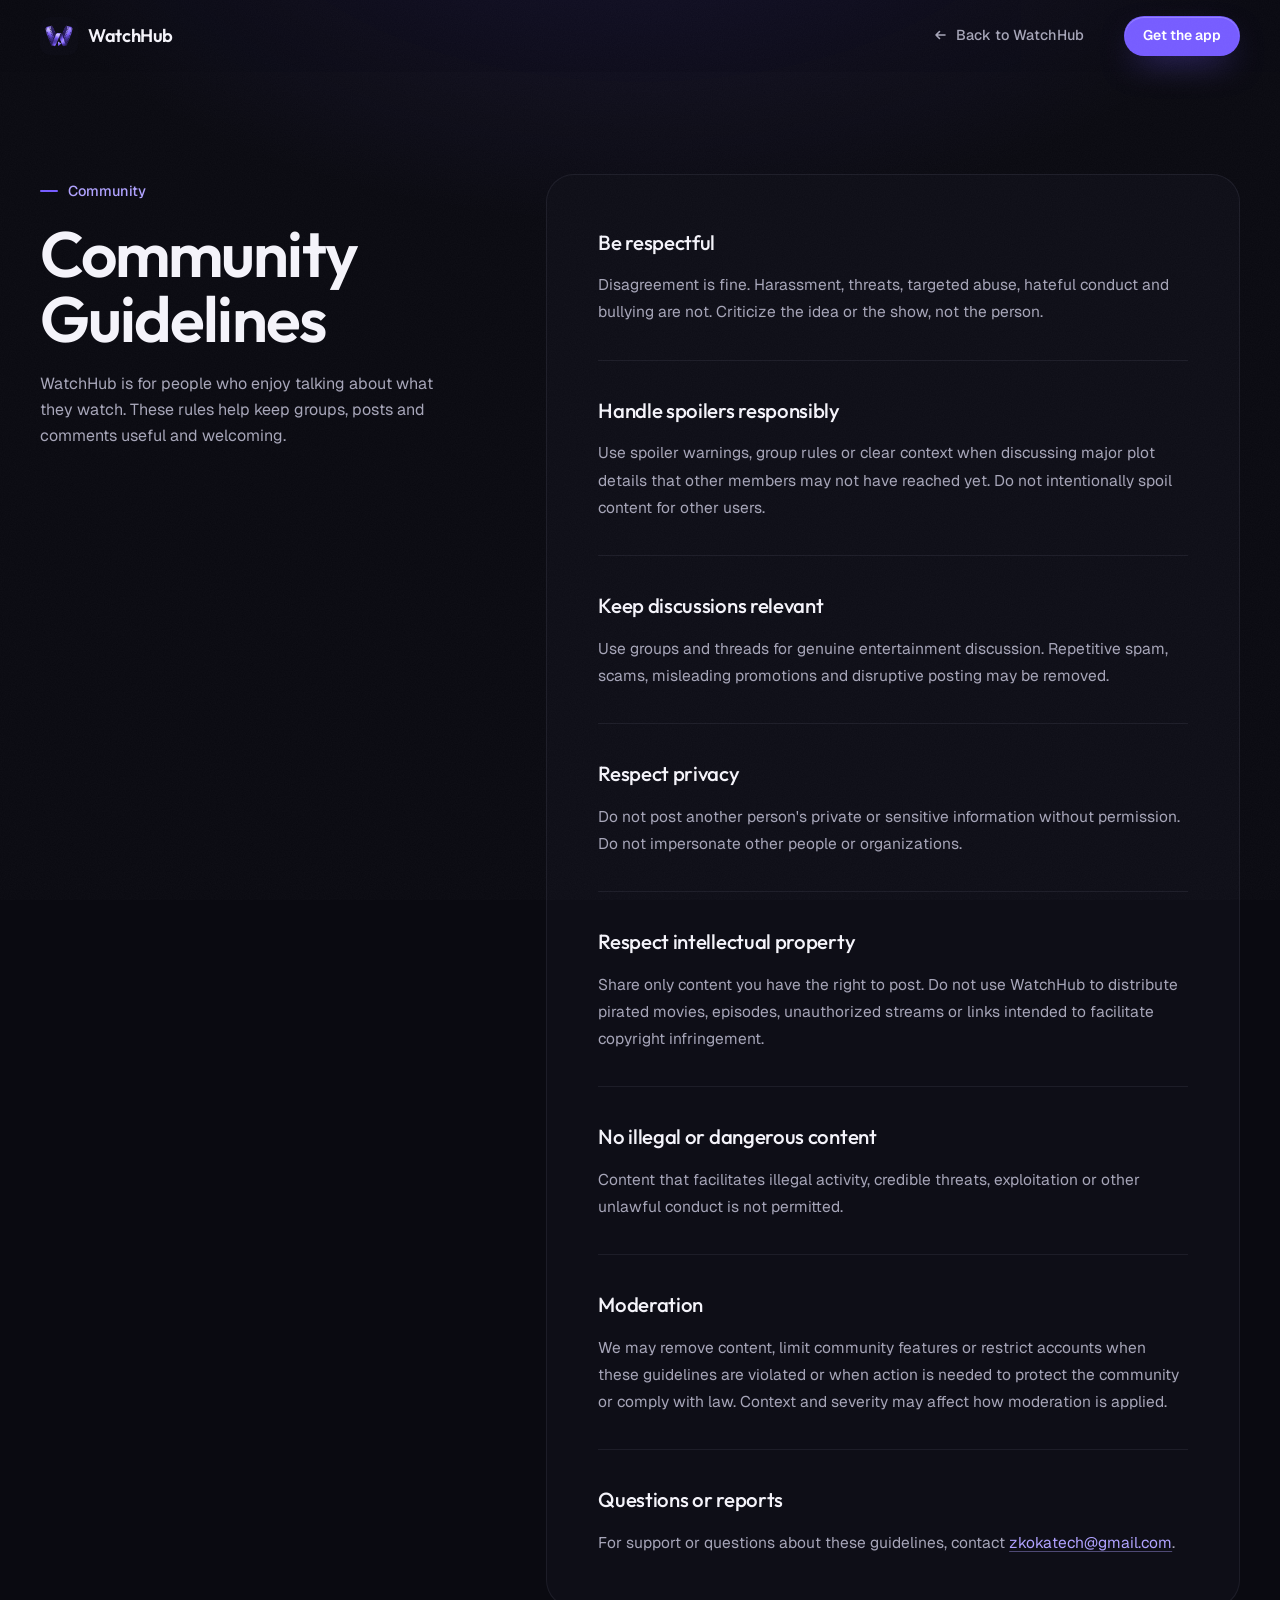
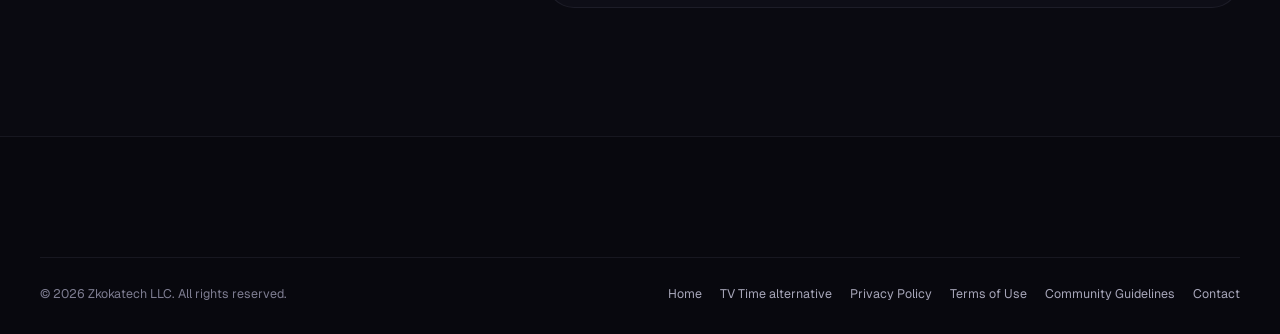
<file: community-guidelines.html>
<!DOCTYPE html>
<html lang="en">
<head>
<!-- Google tag (gtag.js) -->
<script async src="https://www.googletagmanager.com/gtag/js?id=G-MFCE69HLG3"></script>
<script>
  window.dataLayer = window.dataLayer || [];
  function gtag(){dataLayer.push(arguments);}
  gtag('js', new Date());
  gtag('config', 'G-MFCE69HLG3');
</script>

<meta charset="UTF-8">
<meta name="viewport" content="width=device-width, initial-scale=1.0">
<meta name="theme-color" content="#0a0a11">
<title>Community Guidelines – WatchHub</title>
<meta name="description" content="Read the WatchHub Community Guidelines covering respectful discussion, spoilers, spam, privacy, intellectual property and moderation.">
<link rel="canonical" href="https://watchhub.zkokatech.com/community-guidelines.html">
<meta name="color-scheme" content="dark">
<meta property="og:type" content="website">
<meta property="og:url" content="https://watchhub.zkokatech.com/community-guidelines.html">
<meta property="og:title" content="Community Guidelines – WatchHub">
<meta property="og:description" content="Rules for respectful, spoiler-aware and safe participation in the WatchHub community.">
<meta property="og:image" content="https://watchhub.zkokatech.com/assets/icon_512.png">
<meta property="og:site_name" content="WatchHub">
<meta name="twitter:card" content="summary">
<link rel="icon" type="image/png" href="assets/icon_512.png">
<link rel="preconnect" href="https://fonts.googleapis.com">
<link rel="preconnect" href="https://fonts.gstatic.com" crossorigin>
<link rel="stylesheet" href="https://fonts.googleapis.com/css2?family=Outfit:wght@400;500;600;700&family=Geist:wght@400;500;600&family=Geist+Mono:wght@500&display=swap">
<link rel="stylesheet" href="style.css?v=2026100201">
</head>
<body>
<a href="#main" class="skip-link">Skip to content</a>
<header class="site-header is-scrolled">
  <div class="container header-inner">
    <a href="/" class="brand" aria-label="WatchHub home"><img src="assets/icon_512.png" alt="WatchHub" width="38" height="38" class="brand-mark"><span class="brand-word">WatchHub</span></a>
    <a href="/" class="back-link"><svg viewBox="0 0 16 16" aria-hidden="true"><path d="M13 8H4M7.5 4.5 4 8l3.5 3.5"/></svg>Back to WatchHub</a>
    <div class="header-actions"><a class="btn btn-primary btn-header" href="https://play.google.com/store/apps/details?id=com.watchhub.zkokatech" target="_blank" rel="noopener noreferrer">Get the app</a></div>
  </div>
</header>
<main id="main" class="legal-main">
  <div class="container legal-layout">
    <div class="legal-hero"><p class="eyebrow">Community</p><h1>Community Guidelines</h1><p>WatchHub is for people who enjoy talking about what they watch. These rules help keep groups, posts and comments useful and welcoming.</p></div>
    <div class="legal-card">
      <section><h2>Be respectful</h2><p>Disagreement is fine. Harassment, threats, targeted abuse, hateful conduct and bullying are not. Criticize the idea or the show, not the person.</p></section>
      <section><h2>Handle spoilers responsibly</h2><p>Use spoiler warnings, group rules or clear context when discussing major plot details that other members may not have reached yet. Do not intentionally spoil content for other users.</p></section>
      <section><h2>Keep discussions relevant</h2><p>Use groups and threads for genuine entertainment discussion. Repetitive spam, scams, misleading promotions and disruptive posting may be removed.</p></section>
      <section><h2>Respect privacy</h2><p>Do not post another person's private or sensitive information without permission. Do not impersonate other people or organizations.</p></section>
      <section><h2>Respect intellectual property</h2><p>Share only content you have the right to post. Do not use WatchHub to distribute pirated movies, episodes, unauthorized streams or links intended to facilitate copyright infringement.</p></section>
      <section><h2>No illegal or dangerous content</h2><p>Content that facilitates illegal activity, credible threats, exploitation or other unlawful conduct is not permitted.</p></section>
      <section><h2>Moderation</h2><p>We may remove content, limit community features or restrict accounts when these guidelines are violated or when action is needed to protect the community or comply with law. Context and severity may affect how moderation is applied.</p></section>
      <section><h2>Questions or reports</h2><p>For support or questions about these guidelines, contact <a href="mailto:zkokatech@gmail.com">zkokatech@gmail.com</a>.</p></section>
    </div>
  </div>
</main>
<footer class="site-footer">
  <div class="container footer-bottom">
    <p>&copy; 2026 Zkokatech LLC. All rights reserved.</p>
    <p class="footer-links"><a href="/">Home</a><a href="tv-time-alternative.html">TV Time alternative</a><a href="https://zkokatech.com/watchhub/privacy-policy.html" target="_blank" rel="noopener noreferrer">Privacy Policy</a><a href="terms.html">Terms of Use</a><a href="community-guidelines.html">Community Guidelines</a><a href="contact.html">Contact</a></p>
  </div>
</footer>
<script src="script.js?v=2026100201"></script>
</body>
</html>
</file>
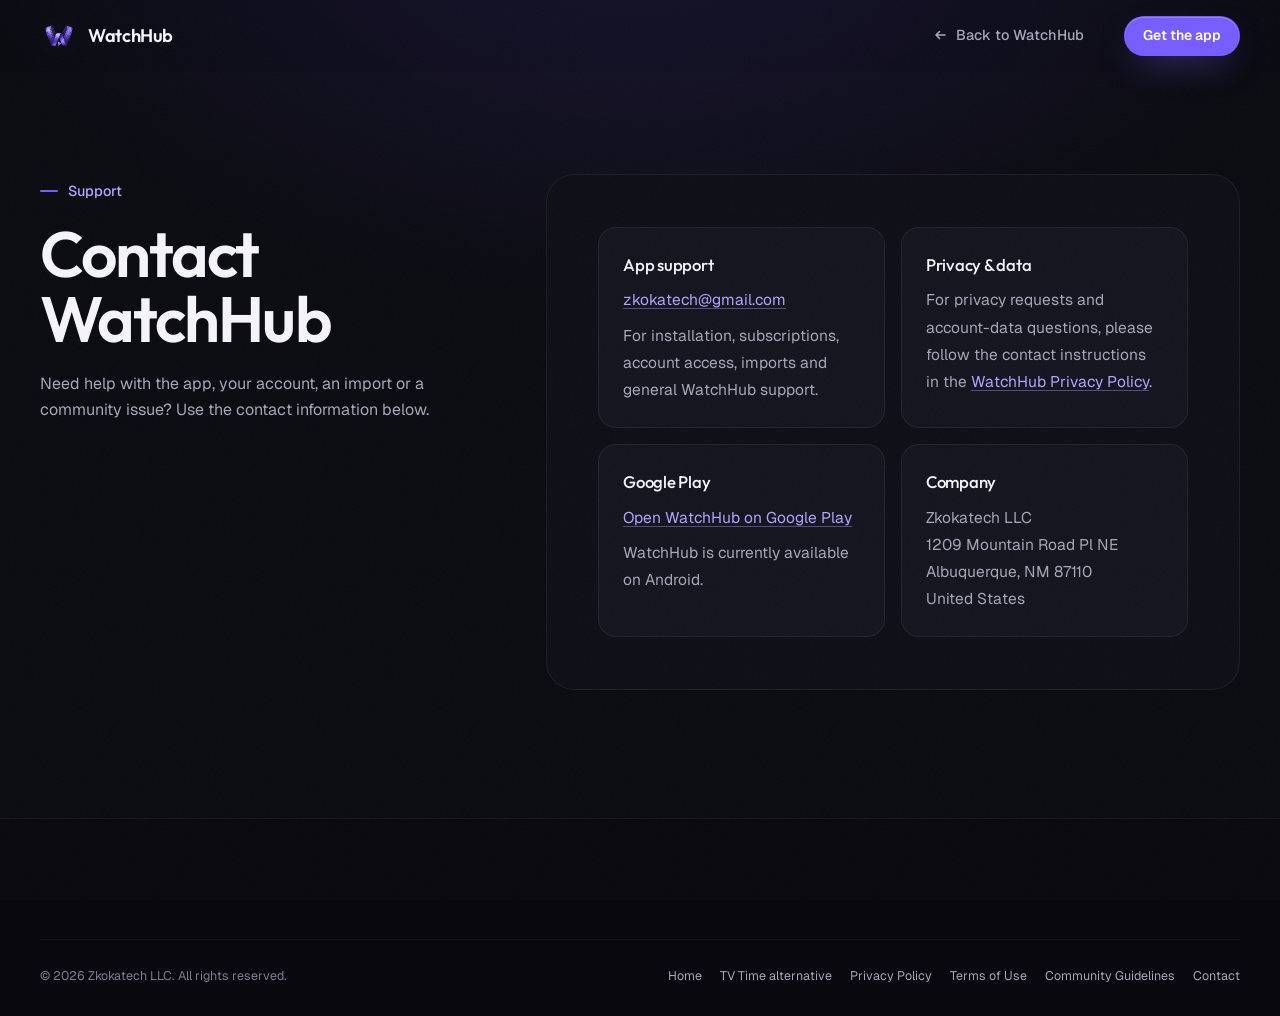
<file: contact.html>
<!DOCTYPE html>
<html lang="en">
<head>
<!-- Google tag (gtag.js) -->
<script async src="https://www.googletagmanager.com/gtag/js?id=G-MFCE69HLG3"></script>
<script>
  window.dataLayer = window.dataLayer || [];
  function gtag(){dataLayer.push(arguments);}
  gtag('js', new Date());
  gtag('config', 'G-MFCE69HLG3');
</script>

<meta charset="UTF-8">
<meta name="viewport" content="width=device-width, initial-scale=1.0">
<meta name="theme-color" content="#0a0a11">
<title>WatchHub Support & Contact | Zkokatech LLC</title>
<meta name="description" content="Contact WatchHub support for account access, imports, subscriptions, privacy questions and general app help from Zkokatech LLC.">
<link rel="canonical" href="https://watchhub.zkokatech.com/contact.html">
<meta name="color-scheme" content="dark">
<meta property="og:type" content="website">
<meta property="og:url" content="https://watchhub.zkokatech.com/contact.html">
<meta property="og:title" content="WatchHub Support & Contact | Zkokatech LLC">
<meta property="og:description" content="Get help with WatchHub accounts, imports, subscriptions, privacy questions and general app support.">
<meta property="og:image" content="https://watchhub.zkokatech.com/assets/icon_512.png">
<meta property="og:site_name" content="WatchHub">
<meta name="twitter:card" content="summary">
<link rel="icon" type="image/png" href="assets/icon_512.png">
<link rel="preconnect" href="https://fonts.googleapis.com">
<link rel="preconnect" href="https://fonts.gstatic.com" crossorigin>
<link rel="stylesheet" href="https://fonts.googleapis.com/css2?family=Outfit:wght@400;500;600;700&family=Geist:wght@400;500;600&family=Geist+Mono:wght@500&display=swap">
<link rel="stylesheet" href="style.css?v=2026100201">
</head>
<body>
<a href="#main" class="skip-link">Skip to content</a>
<header class="site-header is-scrolled">
  <div class="container header-inner">
    <a href="/" class="brand" aria-label="WatchHub home"><img src="assets/icon_512.png" alt="WatchHub" width="38" height="38" class="brand-mark"><span class="brand-word">WatchHub</span></a>
    <a href="/" class="back-link"><svg viewBox="0 0 16 16" aria-hidden="true"><path d="M13 8H4M7.5 4.5 4 8l3.5 3.5"/></svg>Back to WatchHub</a>
    <div class="header-actions"><a class="btn btn-primary btn-header" href="https://play.google.com/store/apps/details?id=com.watchhub.zkokatech" target="_blank" rel="noopener noreferrer">Get the app</a></div>
  </div>
</header>
<main id="main" class="legal-main">
  <div class="container legal-layout">
    <div class="legal-hero"><p class="eyebrow">Support</p><h1>Contact WatchHub</h1><p>Need help with the app, your account, an import or a community issue? Use the contact information below.</p></div>
    <div class="legal-card">
      <div class="contact-grid">
        <section class="contact-card"><h2>App support</h2><p><a href="mailto:zkokatech@gmail.com">zkokatech@gmail.com</a></p><p>For installation, subscriptions, account access, imports and general WatchHub support.</p></section>
        <section class="contact-card"><h2>Privacy & data</h2><p>For privacy requests and account-data questions, please follow the contact instructions in the <a href="https://zkokatech.com/watchhub/privacy-policy.html" target="_blank" rel="noopener noreferrer">WatchHub Privacy Policy</a>.</p></section>
        <section class="contact-card"><h2>Google Play</h2><p><a href="https://play.google.com/store/apps/details?id=com.watchhub.zkokatech" target="_blank" rel="noopener noreferrer">Open WatchHub on Google Play</a></p><p>WatchHub is currently available on Android.</p></section>
        <section class="contact-card"><h2>Company</h2><p>Zkokatech LLC<br>1209 Mountain Road Pl NE<br>Albuquerque, NM 87110<br>United States</p></section>
      </div>
    </div>
  </div>
</main>
<footer class="site-footer">
  <div class="container footer-bottom">
    <p>&copy; 2026 Zkokatech LLC. All rights reserved.</p>
    <p class="footer-links"><a href="/">Home</a><a href="tv-time-alternative.html">TV Time alternative</a><a href="https://zkokatech.com/watchhub/privacy-policy.html" target="_blank" rel="noopener noreferrer">Privacy Policy</a><a href="terms.html">Terms of Use</a><a href="community-guidelines.html">Community Guidelines</a><a href="contact.html">Contact</a></p>
  </div>
</footer>
<script src="script.js?v=2026100201"></script>
</body>
</html>
</file>
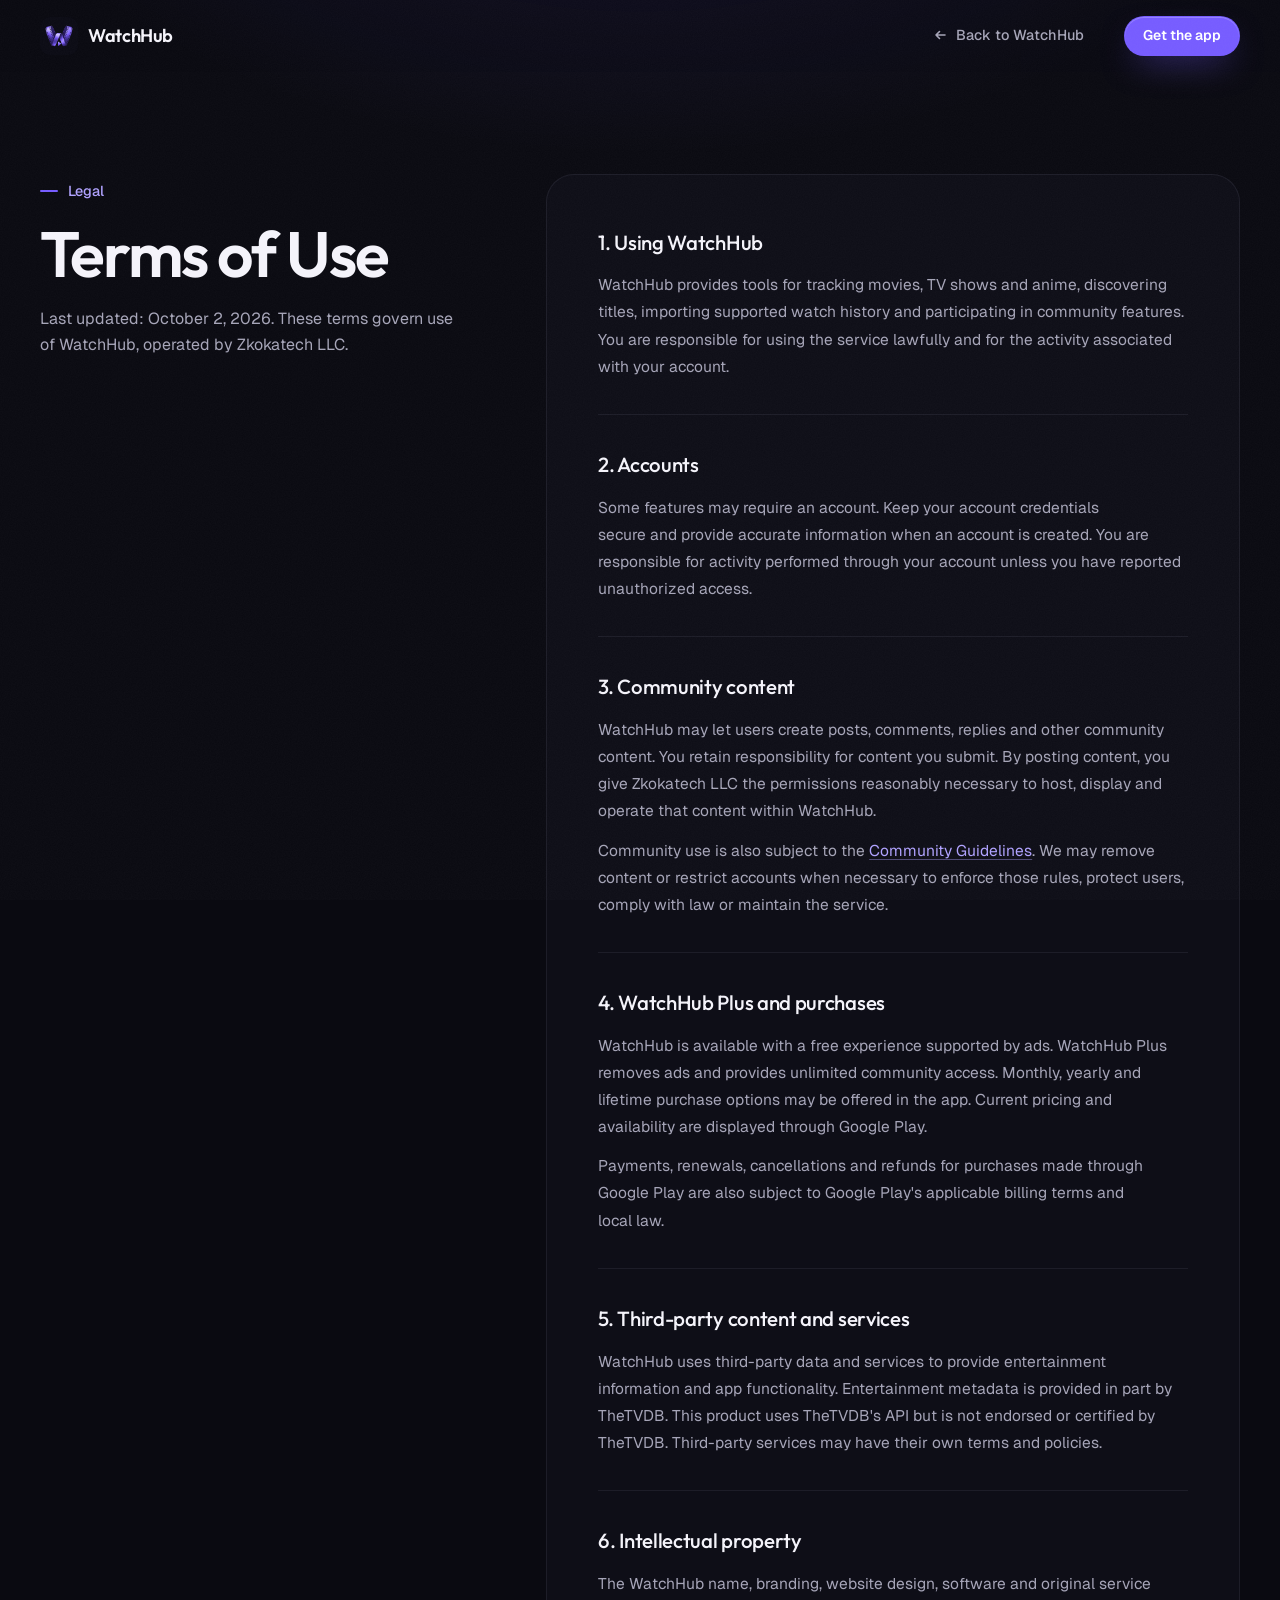
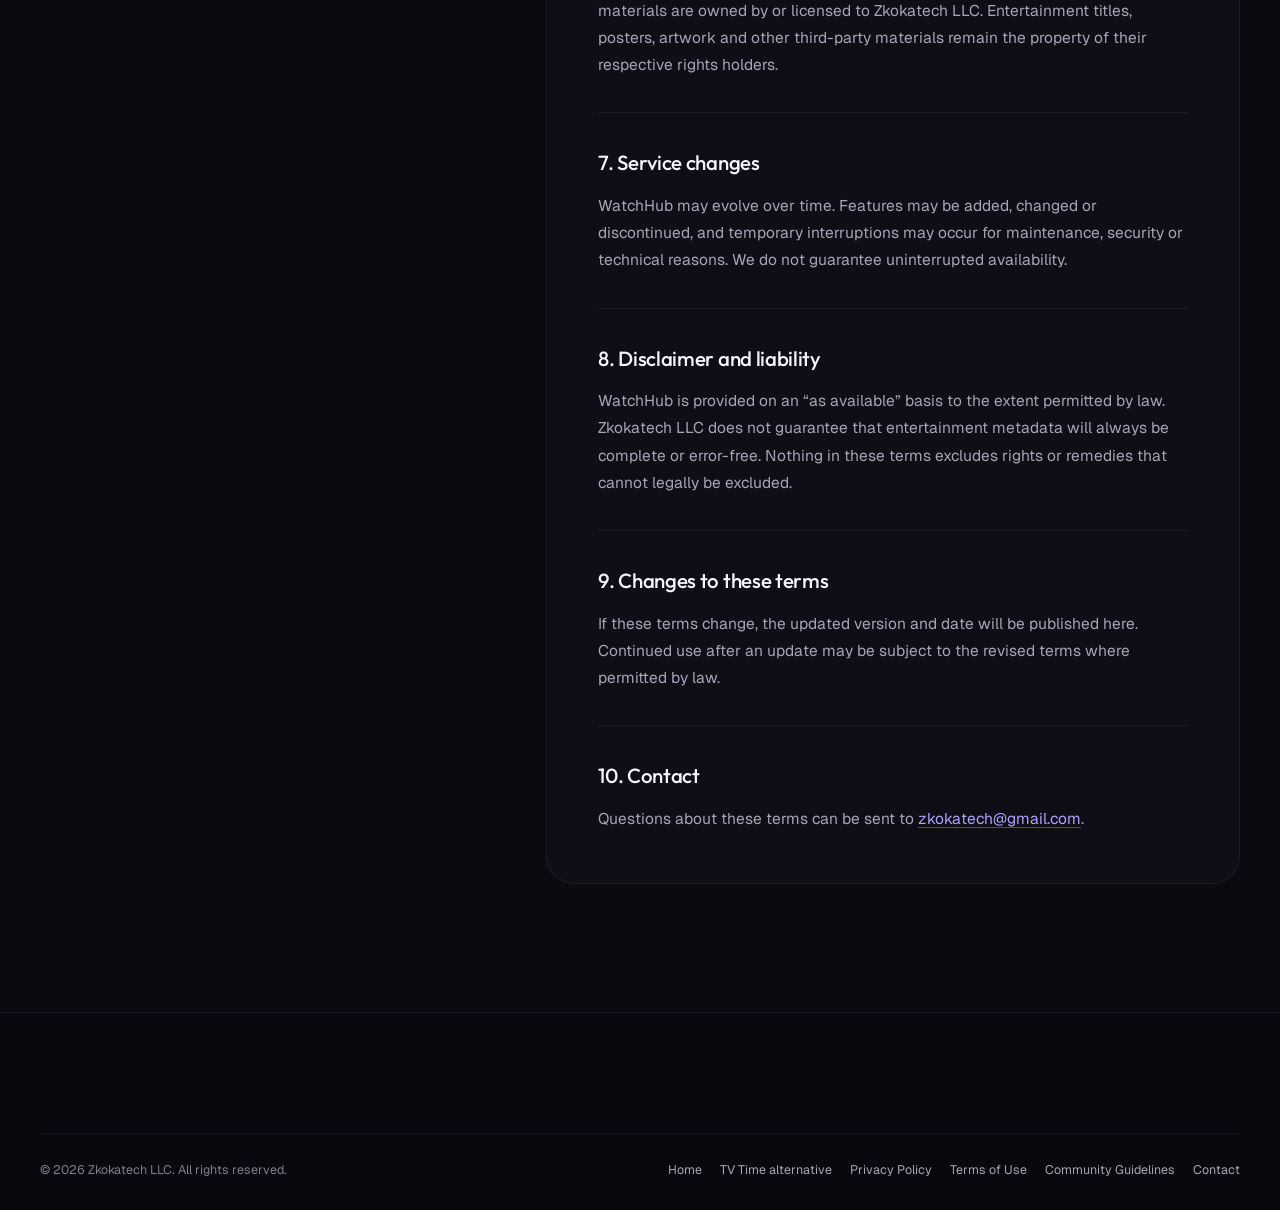
<file: terms.html>
<!DOCTYPE html>
<html lang="en">
<head>
<!-- Google tag (gtag.js) -->
<script async src="https://www.googletagmanager.com/gtag/js?id=G-MFCE69HLG3"></script>
<script>
  window.dataLayer = window.dataLayer || [];
  function gtag(){dataLayer.push(arguments);}
  gtag('js', new Date());
  gtag('config', 'G-MFCE69HLG3');
</script>

<meta charset="UTF-8">
<meta name="viewport" content="width=device-width, initial-scale=1.0">
<meta name="theme-color" content="#0a0a11">
<title>WatchHub Terms of Use | Zkokatech LLC</title>
<meta name="description" content="Read the WatchHub Terms of Use covering accounts, community content, WatchHub Plus purchases, third-party services and service policies.">
<link rel="canonical" href="https://watchhub.zkokatech.com/terms.html">
<meta name="color-scheme" content="dark">
<meta property="og:type" content="website">
<meta property="og:url" content="https://watchhub.zkokatech.com/terms.html">
<meta property="og:title" content="WatchHub Terms of Use | Zkokatech LLC">
<meta property="og:description" content="Terms governing WatchHub accounts, community content, purchases and service use.">
<meta property="og:image" content="https://watchhub.zkokatech.com/assets/icon_512.png">
<meta property="og:site_name" content="WatchHub">
<meta name="twitter:card" content="summary">
<link rel="icon" type="image/png" href="assets/icon_512.png">
<link rel="preconnect" href="https://fonts.googleapis.com">
<link rel="preconnect" href="https://fonts.gstatic.com" crossorigin>
<link rel="stylesheet" href="https://fonts.googleapis.com/css2?family=Outfit:wght@400;500;600;700&family=Geist:wght@400;500;600&family=Geist+Mono:wght@500&display=swap">
<link rel="stylesheet" href="style.css?v=2026100201">
</head>
<body>
<a href="#main" class="skip-link">Skip to content</a>
<header class="site-header is-scrolled">
  <div class="container header-inner">
    <a href="/" class="brand" aria-label="WatchHub home"><img src="assets/icon_512.png" alt="WatchHub" width="38" height="38" class="brand-mark"><span class="brand-word">WatchHub</span></a>
    <a href="/" class="back-link"><svg viewBox="0 0 16 16" aria-hidden="true"><path d="M13 8H4M7.5 4.5 4 8l3.5 3.5"/></svg>Back to WatchHub</a>
    <div class="header-actions"><a class="btn btn-primary btn-header" href="https://play.google.com/store/apps/details?id=com.watchhub.zkokatech" target="_blank" rel="noopener noreferrer">Get the app</a></div>
  </div>
</header>
<main id="main" class="legal-main">
  <div class="container legal-layout">
    <div class="legal-hero"><p class="eyebrow">Legal</p><h1>Terms of Use</h1><p>Last updated: October 2, 2026. These terms govern use of WatchHub, operated by Zkokatech LLC.</p></div>
    <div class="legal-card">
      <section><h2>1. Using WatchHub</h2><p>WatchHub provides tools for tracking movies, TV shows and anime, discovering titles, importing supported watch history and participating in community features. You are responsible for using the service lawfully and for the activity associated with your account.</p></section>
      <section><h2>2. Accounts</h2><p>Some features may require an account. Keep your account credentials secure and provide accurate information when an account is created. You are responsible for activity performed through your account unless you have reported unauthorized access.</p></section>
      <section><h2>3. Community content</h2><p>WatchHub may let users create posts, comments, replies and other community content. You retain responsibility for content you submit. By posting content, you give Zkokatech LLC the permissions reasonably necessary to host, display and operate that content within WatchHub.</p><p>Community use is also subject to the <a href="community-guidelines.html">Community Guidelines</a>. We may remove content or restrict accounts when necessary to enforce those rules, protect users, comply with law or maintain the service.</p></section>
      <section><h2>4. WatchHub Plus and purchases</h2><p>WatchHub is available with a free experience supported by ads. WatchHub Plus removes ads and provides unlimited community access. Monthly, yearly and lifetime purchase options may be offered in the app. Current pricing and availability are displayed through Google Play.</p><p>Payments, renewals, cancellations and refunds for purchases made through Google Play are also subject to Google Play's applicable billing terms and local law.</p></section>
      <section><h2>5. Third-party content and services</h2><p>WatchHub uses third-party data and services to provide entertainment information and app functionality. Entertainment metadata is provided in part by TheTVDB. This product uses TheTVDB's API but is not endorsed or certified by TheTVDB. Third-party services may have their own terms and policies.</p></section>
      <section><h2>6. Intellectual property</h2><p>The WatchHub name, branding, website design, software and original service materials are owned by or licensed to Zkokatech LLC. Entertainment titles, posters, artwork and other third-party materials remain the property of their respective rights holders.</p></section>
      <section><h2>7. Service changes</h2><p>WatchHub may evolve over time. Features may be added, changed or discontinued, and temporary interruptions may occur for maintenance, security or technical reasons. We do not guarantee uninterrupted availability.</p></section>
      <section><h2>8. Disclaimer and liability</h2><p>WatchHub is provided on an “as available” basis to the extent permitted by law. Zkokatech LLC does not guarantee that entertainment metadata will always be complete or error-free. Nothing in these terms excludes rights or remedies that cannot legally be excluded.</p></section>
      <section><h2>9. Changes to these terms</h2><p>If these terms change, the updated version and date will be published here. Continued use after an update may be subject to the revised terms where permitted by law.</p></section>
      <section><h2>10. Contact</h2><p>Questions about these terms can be sent to <a href="mailto:zkokatech@gmail.com">zkokatech@gmail.com</a>.</p></section>
    </div>
  </div>
</main>
<footer class="site-footer">
  <div class="container footer-bottom">
    <p>&copy; 2026 Zkokatech LLC. All rights reserved.</p>
    <p class="footer-links"><a href="/">Home</a><a href="tv-time-alternative.html">TV Time alternative</a><a href="https://zkokatech.com/watchhub/privacy-policy.html" target="_blank" rel="noopener noreferrer">Privacy Policy</a><a href="terms.html">Terms of Use</a><a href="community-guidelines.html">Community Guidelines</a><a href="contact.html">Contact</a></p>
  </div>
</footer>
<script src="script.js?v=2026100201"></script>
</body>
</html>
</file>
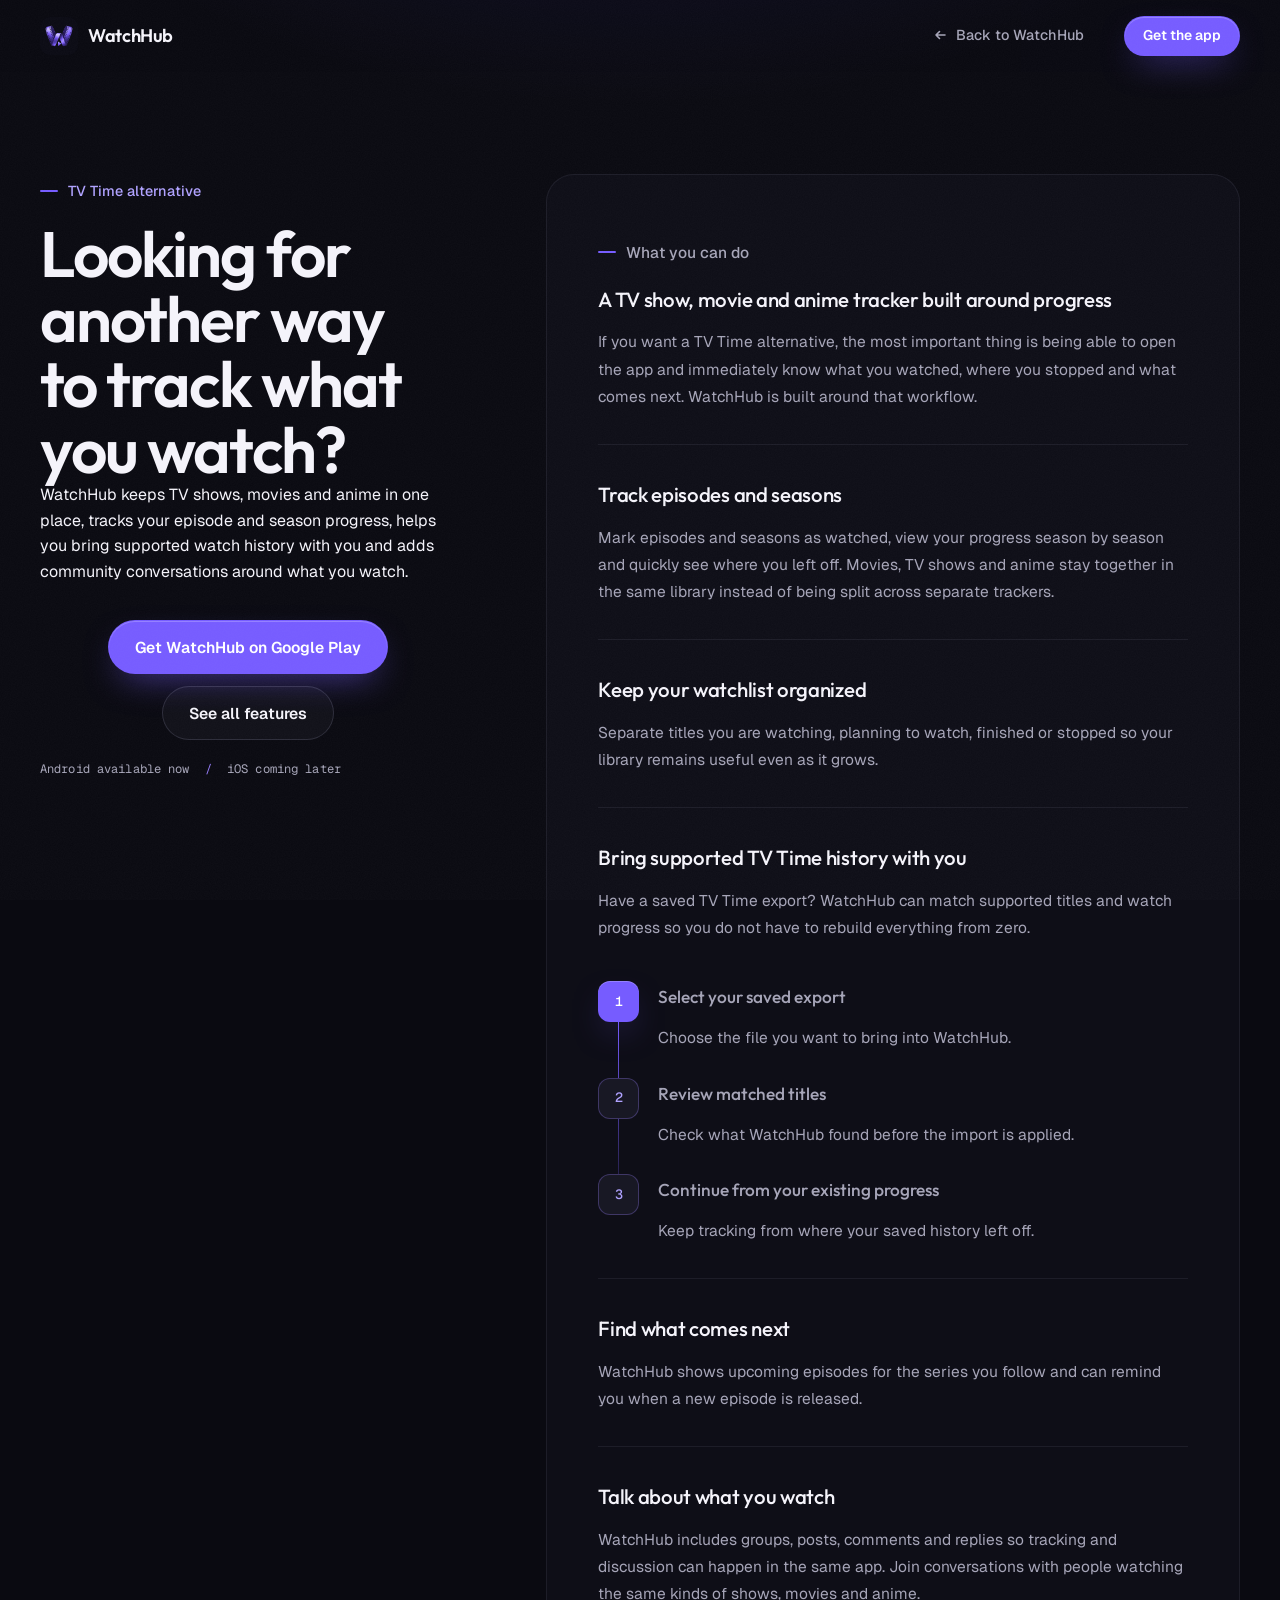
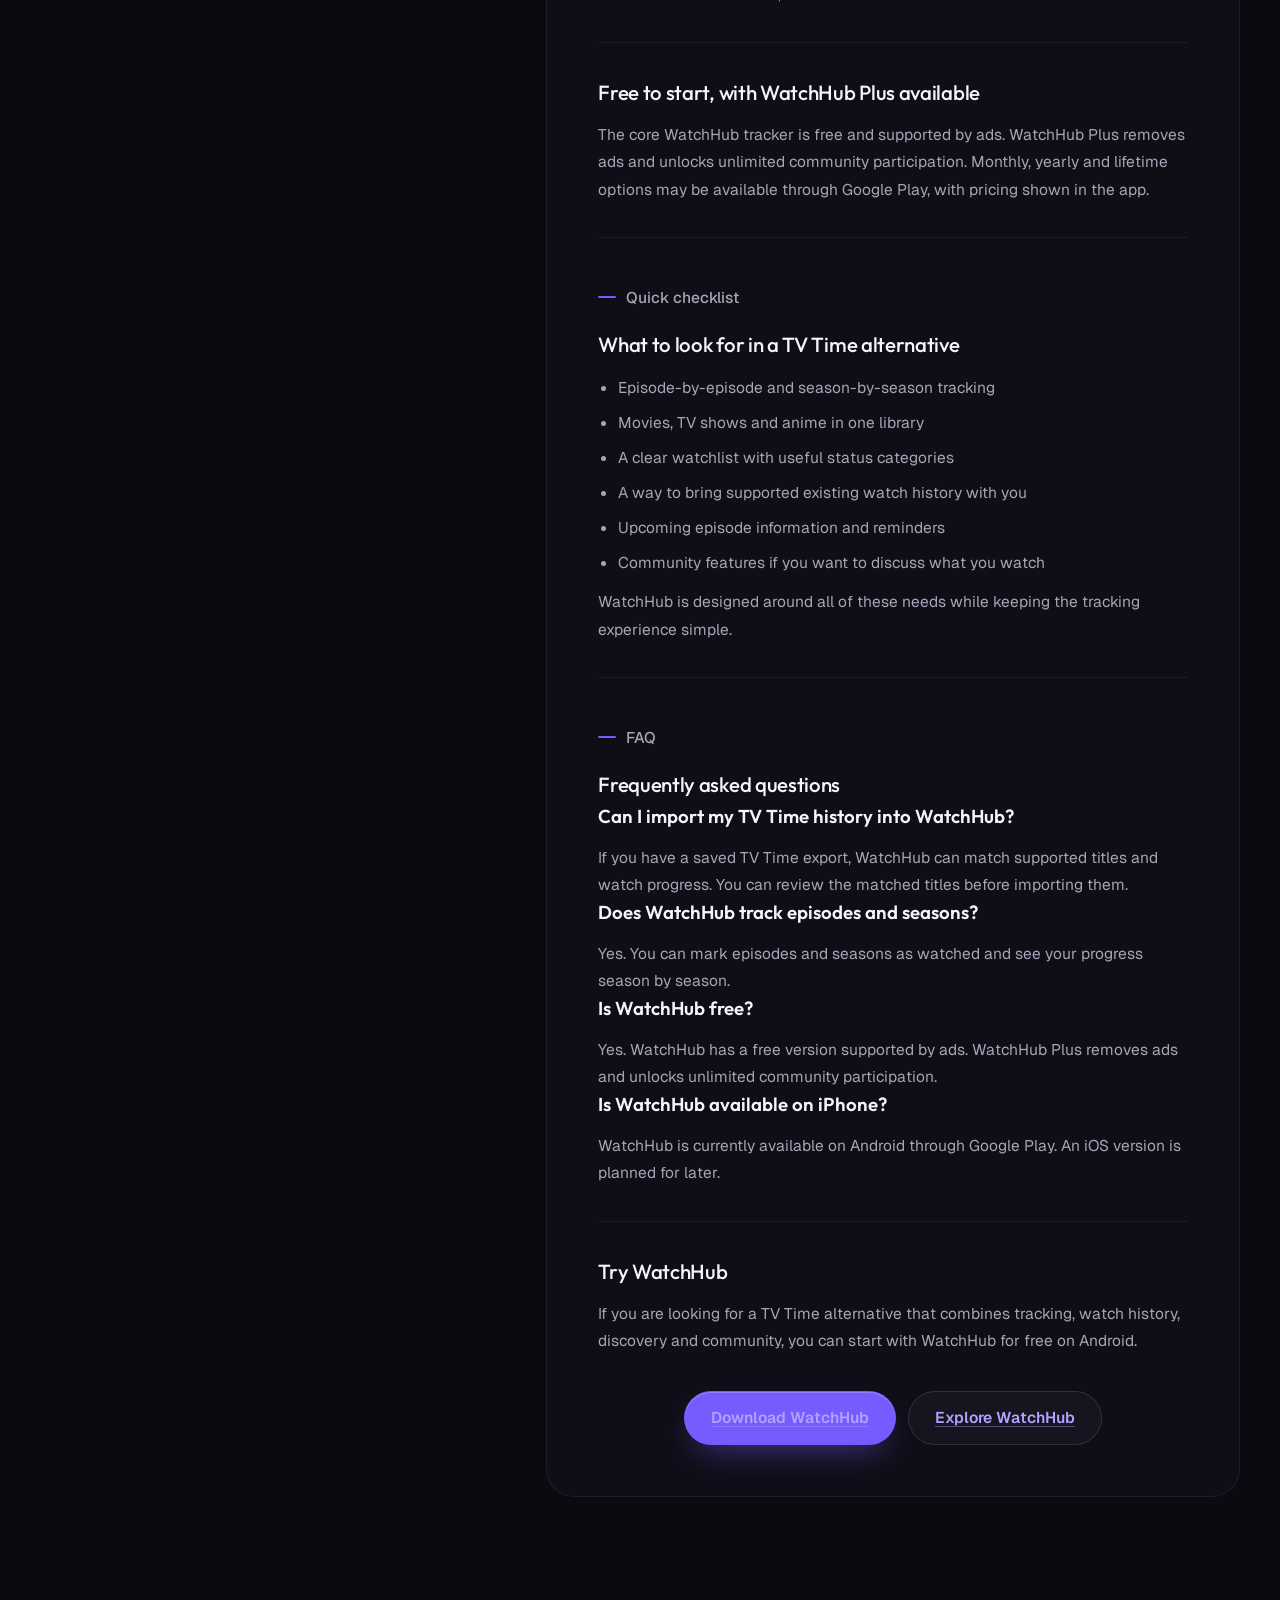
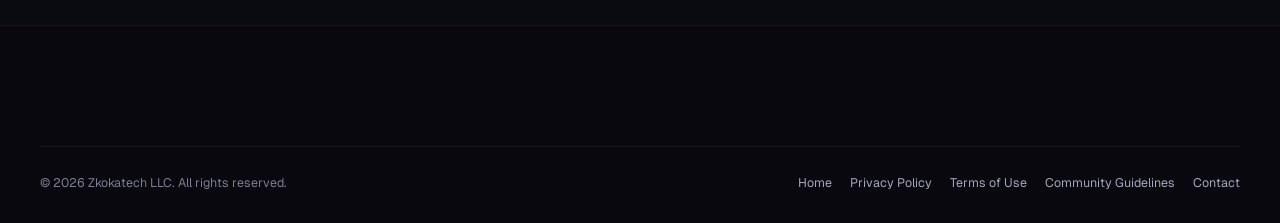
<file: tv-time-alternative.html>
<!DOCTYPE html>
<html lang="en">
<head>
<!-- Google tag (gtag.js) -->
<script async src="https://www.googletagmanager.com/gtag/js?id=G-MFCE69HLG3"></script>
<script>
  window.dataLayer = window.dataLayer || [];
  function gtag(){dataLayer.push(arguments);}
  gtag('js', new Date());
  gtag('config', 'G-MFCE69HLG3');
</script>

<meta charset="UTF-8">
<meta name="viewport" content="width=device-width, initial-scale=1.0">
<meta name="theme-color" content="#0a0a11">
<meta name="color-scheme" content="dark">
<title>TV Time Alternative for Shows, Movies & Anime | WatchHub</title>
<meta name="description" content="Looking for a TV Time alternative? WatchHub tracks TV shows, movies and anime, episode progress, watchlists, saved TV Time history imports and community.">
<link rel="canonical" href="https://watchhub.zkokatech.com/tv-time-alternative.html">

<meta property="og:type" content="website">
<meta property="og:url" content="https://watchhub.zkokatech.com/tv-time-alternative.html">
<meta property="og:title" content="TV Time Alternative for Shows, Movies & Anime | WatchHub">
<meta property="og:description" content="Track episodes, seasons, movies and anime, bring supported watch history with you, and join fan conversations with WatchHub.">
<meta property="og:image" content="https://watchhub.zkokatech.com/assets/icon_512.png">
<meta property="og:site_name" content="WatchHub">
<meta name="twitter:card" content="summary_large_image">
<meta name="twitter:title" content="TV Time Alternative for Shows, Movies & Anime | WatchHub">
<meta name="twitter:description" content="Track episodes, seasons, movies and anime, bring supported watch history with you, and join fan conversations with WatchHub.">
<meta name="twitter:image" content="https://watchhub.zkokatech.com/assets/icon_512.png">

<link rel="icon" type="image/png" href="assets/icon_512.png">
<link rel="apple-touch-icon" href="assets/icon_512.png">
<link rel="preconnect" href="https://fonts.googleapis.com">
<link rel="preconnect" href="https://fonts.gstatic.com" crossorigin>
<link rel="stylesheet" href="https://fonts.googleapis.com/css2?family=Outfit:wght@400;500;600;700&family=Geist:wght@400;500;600&family=Geist+Mono:wght@500&display=swap">
<link rel="stylesheet" href="style.css?v=2026100201">

<script type="application/ld+json">
{
  "@context": "https://schema.org",
  "@type": "SoftwareApplication",
  "name": "WatchHub",
  "applicationCategory": "EntertainmentApplication",
  "operatingSystem": "Android",
  "description": "A TV show, movie and anime tracker with episode and season progress, watchlists, supported history import and community features.",
  "url": "https://watchhub.zkokatech.com/tv-time-alternative.html",
  "downloadUrl": "https://play.google.com/store/apps/details?id=com.watchhub.zkokatech",
  "image": "https://watchhub.zkokatech.com/assets/icon_512.png",
  "publisher": {
    "@type": "Organization",
    "name": "Zkokatech LLC",
    "url": "https://zkokatech.com/",
    "logo": "https://watchhub.zkokatech.com/assets/icon_512.png"
  },
  "offers": {
    "@type": "Offer",
    "price": "0",
    "priceCurrency": "USD"
  }
}
</script>

<script type="application/ld+json">
{
  "@context": "https://schema.org",
  "@type": "FAQPage",
  "mainEntity": [
    {
      "@type": "Question",
      "name": "Can I import my TV Time history into WatchHub?",
      "acceptedAnswer": {
        "@type": "Answer",
        "text": "If you have a saved TV Time export, WatchHub can match supported titles and watch progress. You can review matched titles before importing them."
      }
    },
    {
      "@type": "Question",
      "name": "Does WatchHub track episodes and seasons?",
      "acceptedAnswer": {
        "@type": "Answer",
        "text": "Yes. WatchHub lets you mark episodes and seasons as watched and keeps your progress organized season by season."
      }
    },
    {
      "@type": "Question",
      "name": "Is WatchHub free?",
      "acceptedAnswer": {
        "@type": "Answer",
        "text": "WatchHub has a free version supported by ads. WatchHub Plus removes ads and unlocks unlimited community participation."
      }
    },
    {
      "@type": "Question",
      "name": "Is WatchHub available on iPhone?",
      "acceptedAnswer": {
        "@type": "Answer",
        "text": "WatchHub is currently available on Android through Google Play. An iOS version is planned for later."
      }
    }
  ]
}
</script>
<script type="application/ld+json">
{
  "@context": "https://schema.org",
  "@type": "WebPage",
  "@id": "https://watchhub.zkokatech.com/tv-time-alternative.html#webpage",
  "url": "https://watchhub.zkokatech.com/tv-time-alternative.html",
  "name": "TV Time Alternative for Shows, Movies & Anime | WatchHub",
  "description": "WatchHub is an alternative for tracking TV shows, movies and anime with episode progress, watchlists, supported history import and community features.",
  "dateModified": "2026-10-09",
  "isPartOf": {
    "@type": "WebSite",
    "name": "WatchHub",
    "url": "https://watchhub.zkokatech.com/"
  }
}
</script>

</head>
<body>

<a href="#main" class="skip-link">Skip to content</a>

<header class="site-header is-scrolled">
  <div class="container header-inner">
    <a href="/" class="brand" aria-label="WatchHub home">
      <img src="assets/icon_512.png" alt="WatchHub" width="38" height="38" class="brand-mark">
      <span class="brand-word">WatchHub</span>
    </a>
    <a href="/" class="back-link">
      <svg viewBox="0 0 16 16" aria-hidden="true"><path d="M13 8H4M7.5 4.5 4 8l3.5 3.5"/></svg>
      Back to WatchHub
    </a>
    <div class="header-actions">
      <a class="btn btn-primary btn-header" href="https://play.google.com/store/apps/details?id=com.watchhub.zkokatech" target="_blank" rel="noopener noreferrer">Get the app</a>
    </div>
  </div>
</header>

<main id="main" class="legal-main">
  <div class="container legal-layout">
    <div class="legal-hero">
      <p class="eyebrow">TV Time alternative</p>
      <h1>Looking for another way to track what you watch?</h1>
      <p>WatchHub keeps TV shows, movies and anime in one place, tracks your episode and season progress, helps you bring supported watch history with you and adds community conversations around what you watch.</p>
      <div class="hero-actions">
        <a class="btn btn-primary btn-lg" href="https://play.google.com/store/apps/details?id=com.watchhub.zkokatech" target="_blank" rel="noopener noreferrer">Get WatchHub on Google Play</a>
        <a class="btn btn-secondary btn-lg" href="/#features">See all features</a>
      </div>
      <p class="platform-note">Android available now <span aria-hidden="true">/</span> iOS coming later</p>
    </div>

    <div class="legal-card">
      <section>
        <p class="eyebrow">What you can do</p>
        <h2>A TV show, movie and anime tracker built around progress</h2>
        <p>If you want a TV Time alternative, the most important thing is being able to open the app and immediately know what you watched, where you stopped and what comes next. WatchHub is built around that workflow.</p>
      </section>

      <section>
        <h2>Track episodes and seasons</h2>
        <p>Mark episodes and seasons as watched, view your progress season by season and quickly see where you left off. Movies, TV shows and anime stay together in the same library instead of being split across separate trackers.</p>
      </section>

      <section>
        <h2>Keep your watchlist organized</h2>
        <p>Separate titles you are watching, planning to watch, finished or stopped so your library remains useful even as it grows.</p>
      </section>

      <section>
        <h2>Bring supported TV Time history with you</h2>
        <p>Have a saved TV Time export? WatchHub can match supported titles and watch progress so you do not have to rebuild everything from zero.</p>
        <ol class="import-steps">
          <li><span>1</span><div><strong>Select your saved export</strong><p>Choose the file you want to bring into WatchHub.</p></div></li>
          <li><span>2</span><div><strong>Review matched titles</strong><p>Check what WatchHub found before the import is applied.</p></div></li>
          <li><span>3</span><div><strong>Continue from your existing progress</strong><p>Keep tracking from where your saved history left off.</p></div></li>
        </ol>
      </section>

      <section>
        <h2>Find what comes next</h2>
        <p>WatchHub shows upcoming episodes for the series you follow and can remind you when a new episode is released.</p>
      </section>

      <section>
        <h2>Talk about what you watch</h2>
        <p>WatchHub includes groups, posts, comments and replies so tracking and discussion can happen in the same app. Join conversations with people watching the same kinds of shows, movies and anime.</p>
      </section>

      <section>
        <h2>Free to start, with WatchHub Plus available</h2>
        <p>The core WatchHub tracker is free and supported by ads. WatchHub Plus removes ads and unlocks unlimited community participation. Monthly, yearly and lifetime options may be available through Google Play, with pricing shown in the app.</p>
      </section>

      <section>
        <p class="eyebrow">Quick checklist</p>
        <h2>What to look for in a TV Time alternative</h2>
        <ul>
          <li>Episode-by-episode and season-by-season tracking</li>
          <li>Movies, TV shows and anime in one library</li>
          <li>A clear watchlist with useful status categories</li>
          <li>A way to bring supported existing watch history with you</li>
          <li>Upcoming episode information and reminders</li>
          <li>Community features if you want to discuss what you watch</li>
        </ul>
        <p>WatchHub is designed around all of these needs while keeping the tracking experience simple.</p>
      </section>

      <section>
        <p class="eyebrow">FAQ</p>
        <h2>Frequently asked questions</h2>

        <h3>Can I import my TV Time history into WatchHub?</h3>
        <p>If you have a saved TV Time export, WatchHub can match supported titles and watch progress. You can review the matched titles before importing them.</p>

        <h3>Does WatchHub track episodes and seasons?</h3>
        <p>Yes. You can mark episodes and seasons as watched and see your progress season by season.</p>

        <h3>Is WatchHub free?</h3>
        <p>Yes. WatchHub has a free version supported by ads. WatchHub Plus removes ads and unlocks unlimited community participation.</p>

        <h3>Is WatchHub available on iPhone?</h3>
        <p>WatchHub is currently available on Android through Google Play. An iOS version is planned for later.</p>
      </section>

      <section>
        <h2>Try WatchHub</h2>
        <p>If you are looking for a TV Time alternative that combines tracking, watch history, discovery and community, you can start with WatchHub for free on Android.</p>
        <div class="hero-actions">
          <a class="btn btn-primary btn-lg" href="https://play.google.com/store/apps/details?id=com.watchhub.zkokatech" target="_blank" rel="noopener noreferrer">Download WatchHub</a>
          <a class="btn btn-secondary btn-lg" href="/">Explore WatchHub</a>
        </div>
      </section>
    </div>
  </div>
</main>

<footer class="site-footer">
  <div class="container footer-bottom">
    <p>&copy; 2026 Zkokatech LLC. All rights reserved.</p>
    <p class="footer-links">
      <a href="/">Home</a>
      <a href="https://zkokatech.com/watchhub/privacy-policy.html" target="_blank" rel="noopener noreferrer">Privacy Policy</a>
      <a href="terms.html">Terms of Use</a>
      <a href="community-guidelines.html">Community Guidelines</a>
      <a href="contact.html">Contact</a>
    </p>
  </div>
</footer>

<script src="script.js?v=2026100201"></script>
</body>
</html>
</file>
<file: style.css>
/* WatchHub marketing site --------------------------------------------------- */
*, *::before, *::after { box-sizing: border-box; }

:root {
  /* Brand palette (matches the app) */
  --bg: #0a0a11;
  --bg-raised: #0e0e17;
  --surface: #14141f;
  --surface-2: #181824;
  --surface-3: #1d1d2b;
  --accent: #765cff;
  --accent-2: #987eff;
  --accent-soft: #b0a2ff;
  --text: #f4f3fa;
  --text-2: #d6d5e2;
  --muted: #a6a5b8;
  --muted-2: #7d7c90;
  --border: rgba(214, 210, 255, 0.075);
  --border-strong: rgba(214, 210, 255, 0.14);
  --success: #6ee7a8;

  /* Tinted shadows — navy/violet, never pure black */
  --shadow-sm: 0 8px 24px -10px rgba(6, 4, 28, 0.7);
  --shadow-md: 0 22px 50px -18px rgba(6, 4, 28, 0.85);
  --shadow-lg: 0 46px 100px -28px rgba(8, 5, 40, 0.95);
  --shadow-accent: 0 14px 34px -12px rgba(118, 92, 255, 0.55);

  /* Type */
  --font-display: "Outfit", ui-sans-serif, system-ui, -apple-system, "Segoe UI", Roboto, sans-serif;
  --font-body: "Geist", ui-sans-serif, system-ui, -apple-system, "Segoe UI", Roboto, sans-serif;
  --font-mono: "Geist Mono", ui-monospace, SFMono-Regular, Menlo, monospace;

  /* Layout */
  --header-h: 72px;
  --container: 1200px;
  --radius-lg: 28px;
  --radius-md: 18px;
  --radius-sm: 11px;

  /* Motion */
  --ease-out: cubic-bezier(.2, .8, .2, 1);
  --ease-spring: cubic-bezier(.34, 1.4, .64, 1);

  /* Z-index scale */
  --z-raised: 2;
  --z-header: 100;
  --z-grain: 150;
  --z-skip: 200;
}

html {
  scroll-behavior: smooth;
  scroll-padding-top: var(--header-h);
  background: var(--bg);
}

body {
  margin: 0;
  overflow-x: hidden;
  color: var(--text);
  background:
    radial-gradient(ellipse 60rem 34rem at 50% -8%, rgba(118, 92, 255, 0.13), transparent 70%),
    var(--bg);
  font-family: var(--font-body);
  font-size: 1rem;
  line-height: 1.6;
  -webkit-font-smoothing: antialiased;
  -moz-osx-font-smoothing: grayscale;
  text-rendering: optimizeLegibility;
}

/* Film-grain overlay — breaks digital flatness */
body::after {
  content: "";
  position: fixed;
  inset: 0;
  z-index: var(--z-grain);
  pointer-events: none;
  opacity: .05;
  background-image: url("data:image/svg+xml,%3Csvg xmlns='http://www.w3.org/2000/svg' width='180' height='180'%3E%3Cfilter id='n'%3E%3CfeTurbulence type='fractalNoise' baseFrequency='.85' numOctaves='3' stitchTiles='stitch'/%3E%3CfeColorMatrix values='0 0 0 0 1 0 0 0 0 1 0 0 0 0 1 0 0 0 .55 0'/%3E%3C/filter%3E%3Crect width='100%25' height='100%25' filter='url(%23n)'/%3E%3C/svg%3E");
}

img { max-width: 100%; display: block; }
a { color: inherit; text-decoration: none; }
button, input, textarea, select { font: inherit; }
ul, ol, dl, dd { margin: 0; padding: 0; list-style: none; }
h1, h2, h3, p { margin: 0; }
h1, h2, h3 { font-family: var(--font-display); font-weight: 600; text-wrap: balance; }
p { text-wrap: pretty; }

::selection { background: rgba(118, 92, 255, 0.38); color: #fff; }

.container {
  width: min(100% - 40px, var(--container));
  margin-inline: auto;
}

.skip-link {
  position: fixed;
  left: 16px;
  top: -60px;
  z-index: var(--z-skip);
  padding: 10px 16px;
  border-radius: var(--radius-sm);
  background: var(--accent);
  color: white;
  font-weight: 600;
  transition: top .2s var(--ease-out);
}
.skip-link:focus { top: 14px; }

/* Header ------------------------------------------------------------------- */
.site-header {
  position: sticky;
  inset: 0 0 auto 0;
  z-index: var(--z-header);
  height: var(--header-h);
  border-bottom: 1px solid transparent;
  background: rgba(10, 10, 17, 0.08);
  transition: background-color .3s var(--ease-out), border-color .3s var(--ease-out), box-shadow .3s var(--ease-out);
}
.site-header.is-scrolled {
  background: rgba(10, 10, 17, 0.78);
  border-bottom-color: var(--border);
  box-shadow: var(--shadow-sm);
  backdrop-filter: blur(18px) saturate(140%);
  -webkit-backdrop-filter: blur(18px) saturate(140%);
}
.header-inner {
  height: 100%;
  display: flex;
  align-items: center;
  gap: 28px;
}
.brand {
  display: inline-flex;
  align-items: center;
  gap: 10px;
  flex-shrink: 0;
  border-radius: var(--radius-sm);
}
.brand-mark, .brand img { border-radius: 10px; }
.brand-word {
  font-family: var(--font-display);
  font-size: 1.14rem;
  font-weight: 600;
  letter-spacing: -.02em;
}
.site-nav {
  margin-left: auto;
  display: flex;
  align-items: center;
  gap: 4px;
}
.site-nav a {
  position: relative;
  padding: 8px 14px;
  border-radius: 999px;
  color: var(--muted);
  font-size: .9rem;
  font-weight: 500;
  transition: color .2s var(--ease-out), background-color .2s var(--ease-out);
}
.site-nav a:hover, .site-nav a:focus-visible { color: var(--text); background: rgba(214, 210, 255, .05); }
.site-nav a.is-active { color: var(--text); }
.site-nav a.is-active::after {
  content: "";
  position: absolute;
  left: 50%;
  bottom: 1px;
  width: 4px;
  height: 4px;
  border-radius: 50%;
  background: var(--accent-2);
  transform: translateX(-50%);
}
.header-actions { display: flex; align-items: center; gap: 12px; }

.nav-toggle {
  display: none;
  width: 42px;
  height: 42px;
  padding: 0;
  border: 1px solid var(--border-strong);
  border-radius: 12px;
  background: var(--surface);
  color: var(--text);
  cursor: pointer;
  align-items: center;
  justify-content: center;
  flex-direction: column;
  gap: 5px;
  transition: background-color .2s var(--ease-out), transform .15s var(--ease-out);
}
.nav-toggle:hover { background: var(--surface-2); }
.nav-toggle:active { transform: scale(.96); }
.nav-toggle span {
  width: 18px;
  height: 2px;
  border-radius: 4px;
  background: currentColor;
  transition: transform .25s var(--ease-out), opacity .2s ease;
}
.nav-toggle[aria-expanded="true"] span:nth-child(1) { transform: translateY(7px) rotate(45deg); }
.nav-toggle[aria-expanded="true"] span:nth-child(2) { opacity: 0; }
.nav-toggle[aria-expanded="true"] span:nth-child(3) { transform: translateY(-7px) rotate(-45deg); }

/* Buttons ------------------------------------------------------------------ */
.btn {
  display: inline-flex;
  align-items: center;
  justify-content: center;
  gap: 10px;
  min-height: 44px;
  padding: 11px 22px;
  border: 1px solid transparent;
  border-radius: 999px;
  font-size: .93rem;
  font-weight: 600;
  line-height: 1;
  white-space: nowrap;
  cursor: pointer;
  transition:
    transform .25s var(--ease-spring),
    background-color .2s var(--ease-out),
    border-color .2s var(--ease-out),
    box-shadow .25s var(--ease-out);
}
.btn:hover { transform: translateY(-2px); }
.btn:active { transform: translateY(0) scale(.98); transition-duration: .08s; }
.btn-primary {
  color: #fff;
  background: var(--accent);
  box-shadow: inset 0 1px 0 rgba(255, 255, 255, .22), var(--shadow-accent);
}
.btn-primary:hover, .btn-primary:focus-visible {
  background: #8369ff;
  box-shadow: inset 0 1px 0 rgba(255, 255, 255, .26), 0 18px 42px -12px rgba(118, 92, 255, .7);
}
.btn-secondary {
  color: var(--text);
  background: rgba(214, 210, 255, .035);
  border-color: var(--border-strong);
}
.btn-secondary:hover, .btn-secondary:focus-visible {
  background: rgba(214, 210, 255, .07);
  border-color: rgba(214, 210, 255, .22);
}
.btn-lg { min-height: 54px; padding: 15px 26px; font-size: .98rem; }
.btn-header { min-height: 40px; padding: 10px 18px; font-size: .87rem; }
.play-cta svg { width: 18px; height: 18px; fill: currentColor; }

.text-link,
.pill-arrow { display: inline-flex; align-items: center; }
.text-link {
  gap: 8px;
  margin-top: 28px;
  color: var(--accent-soft);
  font-weight: 500;
  font-size: .95rem;
  border-radius: 6px;
}
.text-link svg,
.pill-arrow {
  width: 16px;
  height: 16px;
  fill: none;
  stroke: currentColor;
  stroke-width: 1.6;
  stroke-linecap: round;
  stroke-linejoin: round;
  transition: transform .25s var(--ease-spring);
}
.text-link:hover svg { transform: translateX(3px); }
.text-link:hover { color: var(--text); }

.inline-link {
  color: var(--accent-soft);
  text-decoration: underline;
  text-decoration-color: rgba(176, 162, 255, .4);
  text-underline-offset: 3px;
  transition: color .2s var(--ease-out), text-decoration-color .2s var(--ease-out);
}
.inline-link:hover { color: var(--text); text-decoration-color: currentColor; }

/* Hero --------------------------------------------------------------------- */
.hero {
  position: relative;
  overflow: hidden;
  padding: clamp(64px, 8vw, 112px) 0 0;
}
.hero-inner { position: relative; z-index: var(--z-raised); }
.hero-copy {
  max-width: 920px;
  margin: 0 auto;
  text-align: center;
}
.hero-grid-lines {
  position: absolute;
  inset: 0;
  pointer-events: none;
  background-image: linear-gradient(90deg, rgba(214, 210, 255, .04) 1px, transparent 1px);
  background-size: 96px 100%;
  background-position: center top;
  -webkit-mask-image: radial-gradient(ellipse 70% 55% at 50% 22%, #000 0%, transparent 75%);
  mask-image: radial-gradient(ellipse 70% 55% at 50% 22%, #000 0%, transparent 75%);
}
.availability-pill {
  display: inline-flex;
  align-items: center;
  gap: 10px;
  margin-bottom: 30px;
  padding: 8px 14px 8px 12px;
  border: 1px solid var(--border-strong);
  border-radius: 999px;
  background: rgba(20, 20, 31, .6);
  box-shadow: inset 0 1px 0 rgba(255, 255, 255, .05);
  color: var(--text-2);
  font-size: .84rem;
  font-weight: 500;
  transition: border-color .2s var(--ease-out), background-color .2s var(--ease-out);
}
.availability-pill:hover { border-color: rgba(152, 126, 255, .45); background: rgba(118, 92, 255, .1); }
.availability-pill:hover .pill-arrow { transform: translateX(3px); }
.availability-dot {
  width: 7px;
  height: 7px;
  border-radius: 50%;
  background: var(--success);
  box-shadow: 0 0 0 4px rgba(110, 231, 168, .12);
  animation: pulse 2.6s ease-in-out infinite;
}
@keyframes pulse {
  0%, 100% { box-shadow: 0 0 0 4px rgba(110, 231, 168, .12); }
  50% { box-shadow: 0 0 0 7px rgba(110, 231, 168, .03); }
}
.hero h1 {
  max-width: 1120px;
  margin: 0 auto;
  font-size: clamp(2.8rem, 6.4vw, 5.4rem);
  line-height: .98;
  letter-spacing: -.032em;
  font-weight: 600;
}
.hero h1 span {
  color: transparent;
  background: linear-gradient(100deg, #c9bfff 10%, var(--accent-2) 60%, #c9bfff 100%);
  -webkit-background-clip: text;
  background-clip: text;
}
.hero-sub {
  max-width: 600px;
  margin: 28px auto 0;
  color: var(--muted);
  font-size: clamp(1.04rem, 1.3vw, 1.2rem);
  line-height: 1.65;
}
.hero-actions {
  display: flex;
  justify-content: center;
  align-items: center;
  flex-wrap: wrap;
  gap: 12px;
  margin-top: 36px;
}
.platform-note {
  margin-top: 18px;
  color: var(--muted-2);
  font-family: var(--font-mono);
  font-size: .76rem;
  letter-spacing: .01em;
}
.platform-note span { margin: 0 8px; color: var(--accent-2); }

.hero-ambient {
  position: absolute;
  pointer-events: none;
  border-radius: 50%;
}
.ambient-a {
  width: 640px;
  height: 640px;
  top: 4rem;
  left: -22rem;
  background: radial-gradient(circle, rgba(118, 92, 255, .17), transparent 66%);
}
.ambient-b {
  width: 760px;
  height: 760px;
  top: 18rem;
  right: -26rem;
  background: radial-gradient(circle, rgba(118, 92, 255, .12), transparent 66%);
}

.hero-showcase {
  position: relative;
  width: min(100%, 1040px);
  height: clamp(520px, 58vw, 700px);
  margin: clamp(56px, 7vw, 86px) auto 0;
  display: flex;
  justify-content: center;
  align-items: flex-end;
}
.showcase-glow {
  position: absolute;
  inset: auto 14% -20% 14%;
  height: 70%;
  border-radius: 50%;
  background: radial-gradient(ellipse, rgba(118, 92, 255, .26), rgba(118, 92, 255, 0) 66%);
  filter: blur(24px);
}
.showcase-phone { position: absolute; bottom: 0; }
.showcase-main { z-index: 3; left: 50%; transform: translateX(-50%); animation: rise 1.1s var(--ease-out) .25s both; }
.showcase-left { z-index: 1; left: 12%; transform: translateY(9%) rotate(-7deg); opacity: .8; animation: rise-left 1.2s var(--ease-out) .4s both; }
.showcase-right { z-index: 1; right: 12%; transform: translateY(9%) rotate(7deg); opacity: .8; animation: rise-right 1.2s var(--ease-out) .4s both; }

@keyframes rise { from { opacity: 0; transform: translate(-50%, 60px); } }
@keyframes rise-left { from { opacity: 0; transform: translate(40px, 24%) rotate(-2deg); } }
@keyframes rise-right { from { opacity: 0; transform: translate(-40px, 24%) rotate(2deg); } }

.device-frame {
  position: relative;
  overflow: hidden;
  background: #06060a;
  border: 7px solid #1b1a26;
  border-radius: 36px;
  box-shadow: var(--shadow-lg), 0 0 0 1px rgba(214, 210, 255, .07);
}
.device-frame::after {
  content: "";
  position: absolute;
  inset: 0;
  pointer-events: none;
  border-radius: inherit;
  box-shadow: inset 0 0 0 1px rgba(255, 255, 255, .04);
  background: linear-gradient(160deg, rgba(255, 255, 255, .05), transparent 30%);
}
.device-frame img { width: 100%; height: auto; }
.device-frame-main { width: clamp(270px, 29vw, 360px); }
.device-frame-side { width: clamp(205px, 22vw, 275px); }

/* Proof strip (styled as a film strip — nod to the logo) -------------------- */
.proof-strip {
  --perf: url("data:image/svg+xml,%3Csvg xmlns='http://www.w3.org/2000/svg' width='30' height='10'%3E%3Crect x='8' y='1' width='14' height='8' rx='2' fill='%23d6d2ff' fill-opacity='.09'/%3E%3C/svg%3E");
  position: relative;
  z-index: 5;
  padding: 18px 0;
  border-top: 1px solid var(--border);
  border-bottom: 1px solid var(--border);
  background: var(--bg-raised);
}
.proof-strip::before,
.proof-strip::after {
  content: "";
  position: absolute;
  left: 0;
  right: 0;
  height: 10px;
  background-image: var(--perf);
  background-repeat: repeat-x;
  background-position: center;
}
.proof-strip::before { top: 6px; }
.proof-strip::after { bottom: 6px; }
.proof-grid {
  display: grid;
  grid-template-columns: repeat(4, 1fr);
}
.proof-item {
  min-height: 104px;
  padding: 24px 24px;
  display: flex;
  flex-direction: column;
  justify-content: center;
  gap: 6px;
}
.proof-item + .proof-item { border-left: 1px solid var(--border); }
.proof-kicker {
  color: var(--accent-2);
  font-family: var(--font-mono);
  font-size: .74rem;
  font-weight: 500;
  letter-spacing: .02em;
}
.proof-item strong {
  font-family: var(--font-display);
  font-size: 1.08rem;
  font-weight: 500;
  letter-spacing: -.01em;
}

/* Global section typography ------------------------------------------------ */
.section-shell {
  padding: clamp(88px, 10vw, 144px) 0 clamp(96px, 11vw, 156px);
  scroll-margin-top: var(--header-h);
}
.section-intro {
  max-width: 760px;
  margin: 0 auto clamp(56px, 8vw, 96px);
  text-align: center;
}
.split-intro {
  max-width: none;
  display: grid;
  grid-template-columns: minmax(0, 1.2fr) minmax(0, .8fr);
  gap: clamp(28px, 6vw, 96px);
  align-items: end;
  text-align: left;
}
.eyebrow {
  display: inline-flex;
  align-items: center;
  gap: 10px;
  margin-bottom: 18px;
  color: var(--accent-soft);
  font-size: .9rem;
  font-weight: 500;
}
.eyebrow::before {
  content: "";
  width: 18px;
  height: 2px;
  border-radius: 2px;
  background: var(--accent);
}
.section-intro h2,
.import-copy h2,
.reasons-intro h2,
.faq-intro h2,
.final-cta h2 {
  font-size: clamp(2.1rem, 4.4vw, 3.8rem);
  line-height: 1.04;
  letter-spacing: -.025em;
  font-weight: 600;
}
.section-intro > p:last-child {
  max-width: 62ch;
  margin: 20px auto 0;
  color: var(--muted);
  font-size: 1.06rem;
}
.split-intro > p:last-child {
  margin: 0 0 6px;
  max-width: 46ch;
}

/* Main feature storytelling ------------------------------------------------ */
.features { padding-bottom: clamp(56px, 6vw, 88px); }
.feature-row {
  display: grid;
  grid-template-columns: minmax(0, 1.15fr) minmax(300px, .85fr);
  gap: clamp(48px, 7vw, 104px);
  align-items: center;
  min-height: 680px;
  padding: clamp(48px, 6vw, 80px) 0;
  border-top: 1px solid var(--border);
}
.feature-row:last-child { border-bottom: 1px solid var(--border); }
.feature-reverse .feature-visual { order: 2; }
.feature-reverse .feature-copy { order: 1; }
.feature-copy { max-width: 470px; }
.feature-number {
  display: inline-block;
  margin-bottom: 20px;
  color: var(--accent-2);
  font-family: var(--font-mono);
  font-size: .76rem;
  font-weight: 500;
  letter-spacing: .02em;
}
.feature-copy h3 {
  font-size: clamp(2rem, 3.3vw, 3.1rem);
  line-height: 1.06;
  letter-spacing: -.025em;
}
.feature-copy > p {
  margin-top: 20px;
  max-width: 44ch;
  color: var(--muted);
  font-size: 1.06rem;
  line-height: 1.7;
}
.feature-bullets {
  margin-top: 30px;
  padding-top: 26px;
  border-top: 1px solid var(--border);
  display: grid;
  gap: 13px;
}
.feature-bullets li {
  position: relative;
  padding-left: 28px;
  color: var(--text-2);
  font-size: .95rem;
}
.feature-bullets li::before {
  content: "";
  position: absolute;
  left: 0;
  top: .3em;
  width: 16px;
  height: 16px;
  border-radius: 5px;
  background:
    url("data:image/svg+xml,%3Csvg xmlns='http://www.w3.org/2000/svg' viewBox='0 0 16 16' fill='none' stroke='%23b0a2ff' stroke-width='1.8' stroke-linecap='round' stroke-linejoin='round'%3E%3Cpath d='m4.5 8.3 2.3 2.2 4.7-5'/%3E%3C/svg%3E") center / 14px no-repeat,
    rgba(118, 92, 255, .14);
}
.feature-tags {
  display: flex;
  flex-wrap: wrap;
  gap: 8px;
  margin-top: 28px;
}
.feature-tags li {
  padding: 7px 13px;
  border: 1px solid var(--border-strong);
  border-radius: 8px;
  color: var(--text-2);
  font-family: var(--font-mono);
  font-size: .76rem;
  background: rgba(214, 210, 255, .025);
}
.feature-tags li:first-child {
  border-color: rgba(152, 126, 255, .4);
  background: rgba(118, 92, 255, .12);
  color: var(--accent-soft);
}
.feature-visual {
  position: relative;
  min-height: 580px;
  display: flex;
  align-items: center;
  justify-content: center;
  isolation: isolate;
}
.feature-visual::before {
  content: "";
  position: absolute;
  width: 76%;
  aspect-ratio: 1;
  border-radius: 50%;
  background: radial-gradient(circle, rgba(118, 92, 255, .18), transparent 66%);
  z-index: -1;
}
.feature-phone { width: clamp(220px, 24vw, 290px); }
.feature-phone-back {
  position: absolute;
  left: 13%;
  top: 13%;
  transform: rotate(-7deg) scale(.92);
  opacity: .72;
  z-index: 1;
}
.feature-phone-front { position: relative; z-index: 2; transform: translateX(12%); }
.mini-label {
  position: absolute;
  z-index: 4;
  display: inline-flex;
  align-items: center;
  gap: 8px;
  padding: 9px 14px;
  border: 1px solid var(--border-strong);
  border-radius: 12px;
  background: rgba(20, 20, 31, .82);
  backdrop-filter: blur(10px);
  -webkit-backdrop-filter: blur(10px);
  color: var(--text-2);
  font-size: .8rem;
  font-weight: 500;
  box-shadow: inset 0 1px 0 rgba(255, 255, 255, .06), var(--shadow-md);
}
.mini-dot { width: 6px; height: 6px; border-radius: 50%; background: var(--accent-2); }
.label-b .mini-dot { background: var(--success); }
.label-a { left: 4%; top: 24%; }
.label-b { right: 2%; bottom: 22%; }

.visual-single { min-height: 610px; }
.feature-phone-single { width: clamp(235px, 25vw, 305px); z-index: 2; }
.visual-surface {
  position: absolute;
  width: 78%;
  height: 70%;
  border: 1px solid var(--border);
  border-radius: 44px;
  background: linear-gradient(145deg, rgba(118, 92, 255, .13), rgba(214, 210, 255, .015) 70%);
  transform: rotate(-3deg);
}
.visual-discover { min-height: 610px; }
.discover-grid {
  position: absolute;
  width: 84%;
  display: grid;
  grid-template-columns: repeat(3, 1fr);
  gap: 12px;
  transform: rotate(-4deg);
  opacity: .55;
}
.discover-grid span {
  aspect-ratio: .7;
  border-radius: 14px;
  border: 1px solid rgba(214, 210, 255, .07);
  background: linear-gradient(160deg, rgba(118, 92, 255, .2), rgba(214, 210, 255, .02));
}
.discover-grid span:nth-child(2n) { transform: translateY(18px); }

/* Community ---------------------------------------------------------------- */
.community {
  position: relative;
  overflow: hidden;
  background: var(--bg-raised);
  border-top: 1px solid var(--border);
  border-bottom: 1px solid var(--border);
}
.community-glow {
  position: absolute;
  width: 900px;
  height: 900px;
  left: 30%;
  top: 60%;
  transform: translate(-50%, -50%);
  border-radius: 50%;
  background: radial-gradient(circle, rgba(118, 92, 255, .13), transparent 66%);
  pointer-events: none;
}
.community-stage {
  position: relative;
  display: grid;
  grid-template-columns: minmax(0, 1.15fr) minmax(300px, .85fr);
  gap: clamp(54px, 8vw, 110px);
  align-items: center;
}
.community-phones {
  position: relative;
  min-height: 650px;
  display: flex;
  justify-content: center;
  align-items: center;
}
.community-phone { width: clamp(230px, 24vw, 300px); }
.community-phone-a { position: relative; z-index: 2; transform: translateX(-11%) rotate(-3.5deg); }
.community-phone-b { position: absolute; z-index: 1; transform: translate(41%, 9%) rotate(5deg); opacity: .9; }
.community-points { display: grid; gap: 4px; }
.community-point {
  display: grid;
  grid-template-columns: 44px 1fr;
  gap: 18px;
  align-items: start;
  padding: 18px;
  margin: 0 -18px;
  border-radius: var(--radius-md);
  transition: background-color .25s var(--ease-out);
}
.community-point:hover { background: rgba(214, 210, 255, .03); }
.point-icon,
.reason-icon {
  display: grid;
  place-items: center;
  border: 1px solid rgba(152, 126, 255, .26);
  background: linear-gradient(160deg, rgba(118, 92, 255, .18), rgba(118, 92, 255, .05));
  box-shadow: inset 0 1px 0 rgba(255, 255, 255, .06);
  color: var(--accent-soft);
}
.point-icon { width: 44px; height: 44px; border-radius: 13px; }
.point-icon svg,
.reason-icon svg {
  width: 22px;
  height: 22px;
  fill: none;
  stroke: currentColor;
  stroke-width: 1.6;
  stroke-linecap: round;
  stroke-linejoin: round;
}
.point-icon-text { font-family: var(--font-mono); font-size: .7rem; font-weight: 500; letter-spacing: .04em; }
.community-point h3 { font-size: 1.12rem; font-weight: 500; letter-spacing: -.01em; margin-top: 2px; }
.community-point p { margin-top: 5px; color: var(--muted); font-size: .94rem; line-height: 1.6; }

/* Reasons ------------------------------------------------------------------ */
.reasons-layout {
  display: grid;
  grid-template-columns: minmax(0, .8fr) minmax(0, 1.2fr);
  gap: clamp(40px, 7vw, 110px);
  align-items: start;
}
.reasons-intro,
.faq-intro {
  position: sticky;
  top: calc(var(--header-h) + 40px);
}
.reasons-list {
  display: grid;
  grid-template-columns: repeat(2, 1fr);
  column-gap: clamp(28px, 4vw, 52px);
}
.reasons-list li {
  display: grid;
  grid-template-columns: 40px 1fr;
  gap: 16px;
  align-items: start;
  padding: 26px 0 28px;
  border-top: 1px solid var(--border);
}
.reason-icon { width: 40px; height: 40px; border-radius: 12px; }
.reason-icon svg { width: 20px; height: 20px; }
.reasons-list h3 { font-size: 1.06rem; font-weight: 500; letter-spacing: -.01em; margin-top: 1px; }
.reasons-list p { margin-top: 4px; color: var(--muted); font-size: .92rem; line-height: 1.55; }

/* Import ------------------------------------------------------------------- */
.import-section {
  background: var(--bg-raised);
  border-top: 1px solid var(--border);
  border-bottom: 1px solid var(--border);
}
.import-grid {
  display: grid;
  grid-template-columns: minmax(0, .95fr) minmax(320px, 1.05fr);
  gap: clamp(58px, 8vw, 110px);
  align-items: center;
}
.import-visual {
  position: relative;
  min-height: 650px;
  display: flex;
  align-items: center;
  justify-content: center;
}
.import-phone { width: clamp(245px, 28vw, 330px); z-index: 2; }
.import-orbit {
  position: absolute;
  border: 1px dashed rgba(152, 126, 255, .22);
  border-radius: 50%;
}
.orbit-a { width: 450px; height: 450px; animation: spin 80s linear infinite; }
.orbit-b { width: 590px; height: 590px; opacity: .55; border-style: solid; }
@keyframes spin { to { transform: rotate(360deg); } }
.import-lead { margin-top: 22px; max-width: 52ch; color: var(--muted); font-size: 1.06rem; line-height: 1.7; }
.import-steps { position: relative; margin-top: 40px; display: grid; gap: 26px; }
.import-steps::before {
  content: "";
  position: absolute;
  left: 20px;
  top: 40px;
  bottom: 40px;
  width: 1px;
  background: linear-gradient(var(--accent), rgba(118, 92, 255, .1));
}
.import-steps li { position: relative; display: grid; grid-template-columns: 42px 1fr; gap: 18px; align-items: start; }
.import-steps > li > span {
  width: 41px;
  height: 41px;
  display: grid;
  place-items: center;
  border-radius: 12px;
  background: var(--accent);
  box-shadow: inset 0 1px 0 rgba(255, 255, 255, .22), var(--shadow-accent);
  color: #fff;
  font-family: var(--font-mono);
  font-size: .84rem;
  font-weight: 500;
}
.import-steps li:not(:first-child) > span {
  background: var(--surface-2);
  border: 1px solid rgba(152, 126, 255, .3);
  box-shadow: none;
  color: var(--accent-soft);
}
.import-steps strong { display: block; font-family: var(--font-display); font-size: 1.08rem; font-weight: 500; margin-top: 1px; }
.import-steps p { margin-top: 4px; color: var(--muted); font-size: .93rem; }

/* Plus --------------------------------------------------------------------- */
.plan-grid {
  max-width: none;
  display: grid;
  grid-template-columns: minmax(0, .9fr) minmax(0, 1.1fr);
  gap: 20px;
}
.plan-card {
  position: relative;
  overflow: hidden;
  display: flex;
  flex-direction: column;
  padding: clamp(28px, 4vw, 44px);
  border: 1px solid var(--border);
  border-radius: var(--radius-lg);
  background: var(--bg-raised);
}
.plan-card-plus {
  border-color: rgba(152, 126, 255, .38);
  background:
    radial-gradient(ellipse 80% 60% at 100% 0%, rgba(118, 92, 255, .22), transparent 70%),
    linear-gradient(170deg, #15132a, var(--bg-raised) 70%);
  box-shadow: inset 0 1px 0 rgba(255, 255, 255, .06), var(--shadow-lg);
}
.plan-accent {
  position: absolute;
  inset: 0;
  pointer-events: none;
  background-image: linear-gradient(90deg, rgba(214, 210, 255, .035) 1px, transparent 1px);
  background-size: 40px 100%;
  -webkit-mask-image: radial-gradient(ellipse 70% 60% at 100% 0%, #000, transparent 70%);
  mask-image: radial-gradient(ellipse 70% 60% at 100% 0%, #000, transparent 70%);
}
.plan-heading { position: relative; z-index: 1; padding-bottom: 26px; border-bottom: 1px solid var(--border); }
.plan-label {
  display: inline-block;
  margin-bottom: 16px;
  padding: 5px 10px;
  border-radius: 7px;
  background: rgba(214, 210, 255, .06);
  color: var(--text-2);
  font-family: var(--font-mono);
  font-size: .74rem;
  font-weight: 500;
}
.plan-card-plus .plan-label { background: var(--accent); color: #fff; }
.plan-card h3 { font-size: 1.9rem; letter-spacing: -.03em; }
.plan-summary { margin-top: 6px; color: var(--muted); font-size: .95rem; }
.plan-card ul { position: relative; flex: 1; margin-top: 26px; display: grid; align-content: start; gap: 14px; }
.plan-card li {
  position: relative;
  padding-left: 28px;
  color: var(--text-2);
  font-size: .95rem;
}
.plan-card li::before {
  content: "";
  position: absolute;
  left: 0;
  top: .3em;
  width: 16px;
  height: 16px;
  background: url("data:image/svg+xml,%3Csvg xmlns='http://www.w3.org/2000/svg' viewBox='0 0 16 16' fill='none' stroke='%23987eff' stroke-width='1.8' stroke-linecap='round' stroke-linejoin='round'%3E%3Cpath d='m3.5 8.3 2.8 2.7 6.2-6.5'/%3E%3C/svg%3E") center / contain no-repeat;
}
.plan-cta { position: relative; align-self: flex-start; margin-top: 34px; }
.pricing-note { margin-top: 18px; color: var(--muted-2); font-size: .82rem; }

/* FAQ ---------------------------------------------------------------------- */
.faq { border-top: 1px solid var(--border); }
.faq-layout {
  display: grid;
  grid-template-columns: minmax(0, .8fr) minmax(0, 1.2fr);
  gap: clamp(40px, 7vw, 110px);
  align-items: start;
}
.faq-intro > p:last-child { margin-top: 22px; color: var(--muted); }
.faq-item {
  padding: 28px 0 30px;
  border-top: 1px solid var(--border);
}
.faq-item:last-child { border-bottom: 1px solid var(--border); }
.faq-item dt {
  font-family: var(--font-display);
  font-size: 1.22rem;
  font-weight: 500;
  letter-spacing: -.015em;
}
.faq-item dd {
  margin-top: 10px;
  max-width: 62ch;
  color: var(--muted);
  font-size: .98rem;
  line-height: 1.7;
}

/* Final CTA ---------------------------------------------------------------- */
.final-cta {
  position: relative;
  overflow: hidden;
  min-height: 560px;
  display: flex;
  align-items: center;
  text-align: center;
  border-top: 1px solid var(--border);
}
.final-cta-inner { position: relative; z-index: var(--z-raised); max-width: 780px; }
.final-cta h2 { font-size: clamp(2.6rem, 5.6vw, 4.8rem); letter-spacing: -.032em; line-height: 1; }
.final-cta-inner > p:not(.eyebrow) { margin: 22px auto 34px; max-width: 46ch; color: var(--muted); font-size: 1.08rem; }
.final-cta-mark {
  position: absolute;
  width: clamp(340px, 46vw, 620px);
  left: 50%;
  top: 50%;
  transform: translate(-50%, -50%);
  opacity: .05;
  filter: saturate(.6) blur(1px);
}
.final-cta-glow {
  position: absolute;
  width: 800px;
  height: 800px;
  left: 50%;
  top: 50%;
  transform: translate(-50%, -50%);
  border-radius: 50%;
  background: radial-gradient(circle, rgba(118, 92, 255, .2), transparent 64%);
}

/* Footer ------------------------------------------------------------------- */
.site-footer {
  border-top: 1px solid var(--border);
  background: #08080e;
  padding: 68px 0 30px;
}
.footer-grid {
  display: grid;
  grid-template-columns: 1.6fr repeat(3, 1fr);
  gap: 44px;
}
.footer-brand p { margin-top: 14px; color: var(--muted); font-size: .92rem; }
.footer-brand .footer-company { margin-top: 6px; color: var(--muted-2); font-size: .82rem; }
.footer-column { display: flex; flex-direction: column; align-items: flex-start; gap: 10px; }
.footer-column h2 {
  margin: 0 0 6px;
  color: var(--text-2);
  font-family: var(--font-body);
  font-size: .86rem;
  font-weight: 600;
}
.footer-column a,
.footer-bottom a {
  color: var(--muted);
  font-size: .9rem;
  border-radius: 4px;
  transition: color .2s var(--ease-out);
}
.footer-column a:hover, .footer-column a:focus-visible,
.footer-bottom a:hover, .footer-bottom a:focus-visible { color: var(--text); }
.footer-bottom {
  display: flex;
  justify-content: space-between;
  gap: 28px;
  margin-top: 52px;
  padding-top: 26px;
  border-top: 1px solid var(--border);
  color: var(--muted-2);
  font-size: .78rem;
}
.footer-bottom a { font-size: inherit; }
.footer-bottom p:last-child { max-width: 620px; text-align: right; }
.footer-links { display: flex; flex-wrap: wrap; gap: 6px 18px; justify-content: flex-end; }

/* Legal/support pages ------------------------------------------------------- */
.back-link {
  margin-left: auto;
  display: inline-flex;
  align-items: center;
  gap: 8px;
  padding: 8px 12px;
  border-radius: 999px;
  color: var(--muted);
  font-size: .9rem;
  font-weight: 500;
  transition: color .2s var(--ease-out), background-color .2s var(--ease-out);
}
.back-link svg { width: 16px; height: 16px; fill: none; stroke: currentColor; stroke-width: 1.6; stroke-linecap: round; stroke-linejoin: round; transition: transform .25s var(--ease-spring); }
.back-link:hover { color: var(--text); background: rgba(214, 210, 255, .05); }
.back-link:hover svg { transform: translateX(-3px); }

.legal-main { min-height: 70vh; padding: clamp(64px, 8vw, 104px) 0 clamp(96px, 10vw, 140px); }
.legal-layout {
  display: grid;
  grid-template-columns: minmax(0, .75fr) minmax(0, 1.25fr);
  gap: clamp(40px, 7vw, 100px);
  align-items: start;
}
.legal-hero { max-width: 760px; margin-bottom: 48px; }
.legal-layout .legal-hero { position: sticky; top: calc(var(--header-h) + 40px); margin-bottom: 0; }
.legal-hero h1 { font-size: clamp(2.5rem, 5vw, 4.2rem); line-height: 1.02; letter-spacing: -.03em; }
.legal-hero > p:last-child { margin-top: 20px; max-width: 46ch; color: var(--muted); }
.legal-card {
  max-width: 860px;
  padding: clamp(28px, 4vw, 52px);
  border: 1px solid var(--border);
  border-radius: var(--radius-lg);
  background: var(--bg-raised);
}
.legal-card section + section { margin-top: 34px; padding-top: 34px; border-top: 1px solid var(--border); }
.legal-card h2 { font-size: 1.28rem; font-weight: 500; letter-spacing: -.015em; }
.legal-card p, .legal-card li { max-width: 68ch; color: var(--muted); font-size: .97rem; line-height: 1.75; }
.legal-card p { margin-top: 12px; }
.legal-card ul { margin-top: 12px; display: grid; gap: 8px; padding-left: 20px; list-style: disc; }
.legal-card a {
  color: var(--accent-soft);
  text-decoration: underline;
  text-decoration-color: rgba(176, 162, 255, .4);
  text-underline-offset: 3px;
  transition: color .2s var(--ease-out);
}
.legal-card a:hover { color: var(--text); }
.contact-grid { display: grid; grid-template-columns: repeat(2, 1fr); gap: 16px; }
.contact-card {
  padding: 24px;
  border: 1px solid var(--border);
  border-radius: var(--radius-md);
  background: var(--surface);
  transition: border-color .25s var(--ease-out);
}
.contact-card:hover { border-color: var(--border-strong); }
.legal-card .contact-card + .contact-card { margin-top: 0; padding-top: 24px; border-top: 1px solid var(--border); }
.legal-card .contact-card:hover { border-color: var(--border-strong); }
.contact-card h2 { font-size: 1.05rem; }
.contact-card p { margin-top: 8px; }

/* 404 ---------------------------------------------------------------------- */
.not-found {
  position: relative;
  overflow: hidden;
  min-height: calc(100dvh - var(--header-h));
  display: grid;
  place-items: center;
  padding: 80px 0 120px;
  text-align: center;
}
.not-found-code {
  font-family: var(--font-mono);
  color: var(--accent-2);
  font-size: .85rem;
  margin-bottom: 18px;
}
.not-found h1 { font-size: clamp(2.6rem, 6vw, 4.6rem); line-height: 1.02; letter-spacing: -.032em; }
.not-found p { margin: 20px auto 34px; max-width: 44ch; color: var(--muted); font-size: 1.06rem; }
.not-found .hero-actions { margin-top: 0; }

/* Hero entry — pure CSS so above-the-fold content never waits on JS -------- */
[data-intro] { animation: intro .8s var(--ease-out) both; }
.hero-copy > [data-intro]:nth-child(2) { animation-delay: .08s; }
.hero-copy > [data-intro]:nth-child(3) { animation-delay: .16s; }
.hero-copy > [data-intro]:nth-child(4) { animation-delay: .24s; }
.hero-copy > [data-intro]:nth-child(5) { animation-delay: .32s; }
@keyframes intro { from { opacity: 0; transform: translateY(22px); } }

/* Scroll reveal — script.js adds .reveal-ready, so content stays visible if JS fails */
.reveal-ready [data-reveal] {
  opacity: 0;
  transform: translateY(22px);
  transition: opacity .8s var(--ease-out), transform .8s var(--ease-out);
  transition-delay: var(--reveal-delay, 0s);
}
.reveal-ready [data-reveal].is-visible { opacity: 1; transform: none; }

/* Focus + reduced motion ---------------------------------------------------- */
a:focus-visible,
button:focus-visible {
  outline: 2px solid var(--accent-soft);
  outline-offset: 3px;
}

@media (prefers-reduced-motion: reduce) {
  html { scroll-behavior: auto; }
  *, *::before, *::after { animation-duration: .01ms !important; animation-iteration-count: 1 !important; transition-duration: .01ms !important; transition-delay: 0s !important; }
  .reveal-ready [data-reveal] { opacity: 1; transform: none; }
}

/* Responsive --------------------------------------------------------------- */
@media (max-width: 1023px) {
  .site-nav {
    display: none;
    position: absolute;
    left: 20px;
    right: 20px;
    top: calc(var(--header-h) - 4px);
    margin: 0;
    padding: 10px;
    flex-direction: column;
    align-items: stretch;
    gap: 2px;
    border: 1px solid var(--border-strong);
    border-radius: var(--radius-md);
    background: rgba(18, 18, 28, .97);
    box-shadow: var(--shadow-lg);
    backdrop-filter: blur(18px);
    -webkit-backdrop-filter: blur(18px);
  }
  .site-nav.is-open { display: flex; animation: drop .25s var(--ease-out); }
  @keyframes drop { from { opacity: 0; transform: translateY(-6px); } }
  .site-nav a { padding: 12px 14px; border-radius: var(--radius-sm); font-size: .98rem; }
  .site-nav a.is-active { background: rgba(118, 92, 255, .1); }
  .site-nav a.is-active::after { left: auto; right: 14px; bottom: 50%; transform: translateY(50%); width: 6px; height: 6px; }
  .nav-toggle { display: flex; }
  .header-inner { position: relative; }
  .header-actions { margin-left: auto; }

  .hero-showcase { height: clamp(500px, 75vw, 650px); }
  .showcase-left { left: 5%; }
  .showcase-right { right: 5%; }

  .split-intro { grid-template-columns: 1fr; gap: 0; }
  .split-intro > p:last-child { margin-top: 20px; }

  .feature-row,
  .community-stage,
  .import-grid,
  .reasons-layout,
  .faq-layout,
  .legal-layout {
    grid-template-columns: 1fr;
  }
  .reasons-intro, .faq-intro, .legal-layout .legal-hero { position: static; }
  .feature-row { min-height: unset; gap: 36px; padding: 56px 0 64px; }
  .feature-reverse .feature-visual,
  .feature-reverse .feature-copy { order: initial; }
  .feature-copy { max-width: 620px; }
  .feature-visual { min-height: 570px; }
  .community-stage { gap: 30px; }
  .community-points { grid-template-columns: repeat(2, 1fr); gap: 4px 18px; }
  .import-copy { max-width: 680px; }
  .plan-grid { grid-template-columns: 1fr 1fr; }
  .footer-grid { grid-template-columns: 1.4fr repeat(2, 1fr); }
  .footer-column:last-child { grid-column: 2 / -1; }
}

@media (max-width: 720px) {
  :root { --header-h: 66px; }
  .container { width: min(100% - 32px, var(--container)); }
  .header-actions .btn-header { display: none; }
  .hero { padding-top: 52px; }
  .hero h1 { font-size: clamp(2.5rem, 12vw, 4.2rem); }
  .hero-sub { font-size: 1rem; }
  .hero-actions { flex-direction: column; align-items: stretch; max-width: 360px; margin-left: auto; margin-right: auto; }
  .hero-actions .btn { width: 100%; }
  .availability-pill { font-size: .78rem; }
  .platform-note { font-size: .72rem; }

  .hero-showcase { height: 540px; margin-top: 48px; }
  .device-frame-main { width: 260px; }
  .device-frame-side { width: 185px; }
  .showcase-left { left: -4%; transform: translateY(13%) rotate(-7deg); opacity: .55; }
  .showcase-right { right: -4%; transform: translateY(13%) rotate(7deg); opacity: .55; }
  @keyframes rise-left { from { opacity: 0; transform: translate(30px, 26%) rotate(-2deg); } }
  @keyframes rise-right { from { opacity: 0; transform: translate(-30px, 26%) rotate(2deg); } }

  .proof-grid { grid-template-columns: repeat(2, 1fr); }
  .proof-item:nth-child(3) { border-left: none; border-top: 1px solid var(--border); }
  .proof-item:nth-child(4) { border-top: 1px solid var(--border); }
  .proof-item { min-height: 92px; padding: 20px 16px; }
  .proof-item strong { font-size: .96rem; }

  .section-shell { padding: 80px 0 88px; }
  .section-intro { margin-bottom: 44px; }
  .section-intro h2,
  .import-copy h2,
  .reasons-intro h2,
  .faq-intro h2 { font-size: clamp(2.05rem, 9vw, 3rem); }

  .feature-visual { min-height: 500px; }
  .feature-phone { width: 225px; }
  .feature-phone-back { left: 2%; }
  .feature-phone-front { transform: translateX(10%); }
  .feature-phone-single { width: 250px; }
  .mini-label { display: none; }
  .visual-surface { width: 88%; }

  .community-phones { min-height: 530px; }
  .community-phone { width: 220px; }
  .community-phone-a { transform: translateX(-10%) rotate(-3deg); }
  .community-phone-b { transform: translate(30%, 9%) rotate(5deg); opacity: .84; }
  .community-points { grid-template-columns: 1fr; }

  .reasons-list { grid-template-columns: 1fr; }
  .reasons-list li { padding: 22px 0 24px; }

  .import-visual { min-height: 550px; }
  .import-phone { width: 260px; }
  .orbit-a { width: 360px; height: 360px; }
  .orbit-b { width: 470px; height: 470px; }

  .plan-grid { grid-template-columns: 1fr; }
  .plan-cta { align-self: stretch; }
  .footer-grid { grid-template-columns: 1fr 1fr; gap: 34px 26px; }
  .footer-brand { grid-column: 1 / -1; }
  .footer-column:last-child { grid-column: auto; }
  .footer-bottom { flex-direction: column; }
  .footer-bottom p:last-child { text-align: left; }
  .footer-links { justify-content: flex-start; }
  .contact-grid { grid-template-columns: 1fr; }
}

@media (max-width: 430px) {
  .container { width: min(100% - 28px, var(--container)); }
  .brand-word { font-size: 1.05rem; }
  .hero { padding-top: 44px; }
  .hero h1 { font-size: clamp(2.4rem, 12vw, 3.4rem); }
  .hero-showcase { height: 475px; }
  .device-frame-main { width: 235px; }
  .device-frame-side { width: 155px; border-width: 5px; border-radius: 26px; }
  .showcase-left { left: -10%; }
  .showcase-right { right: -10%; }
  .proof-item { min-height: 88px; }
  .feature-visual { min-height: 440px; }
  .feature-phone { width: 205px; }
  .feature-phone-single { width: 225px; }
  .community-phones { min-height: 465px; }
  .community-phone { width: 195px; }
  .community-phone-a { transform: translateX(-13%) rotate(-3deg); }
  .community-phone-b { transform: translate(28%, 10%) rotate(5deg); }
  .import-visual { min-height: 490px; }
  .import-phone { width: 230px; }
  .orbit-a { width: 310px; height: 310px; }
  .orbit-b { width: 405px; height: 405px; }
  .footer-grid { grid-template-columns: 1fr; }
  .footer-brand, .footer-column:last-child { grid-column: auto; }
}

/* Subpage header: back link takes the flexible space */
.back-link + .header-actions { margin-left: 0; }
@media (max-width: 720px) {
  .back-link { padding-inline: 10px; font-size: .88rem; }
  .back-link + .header-actions { display: none; }
}
</file>
